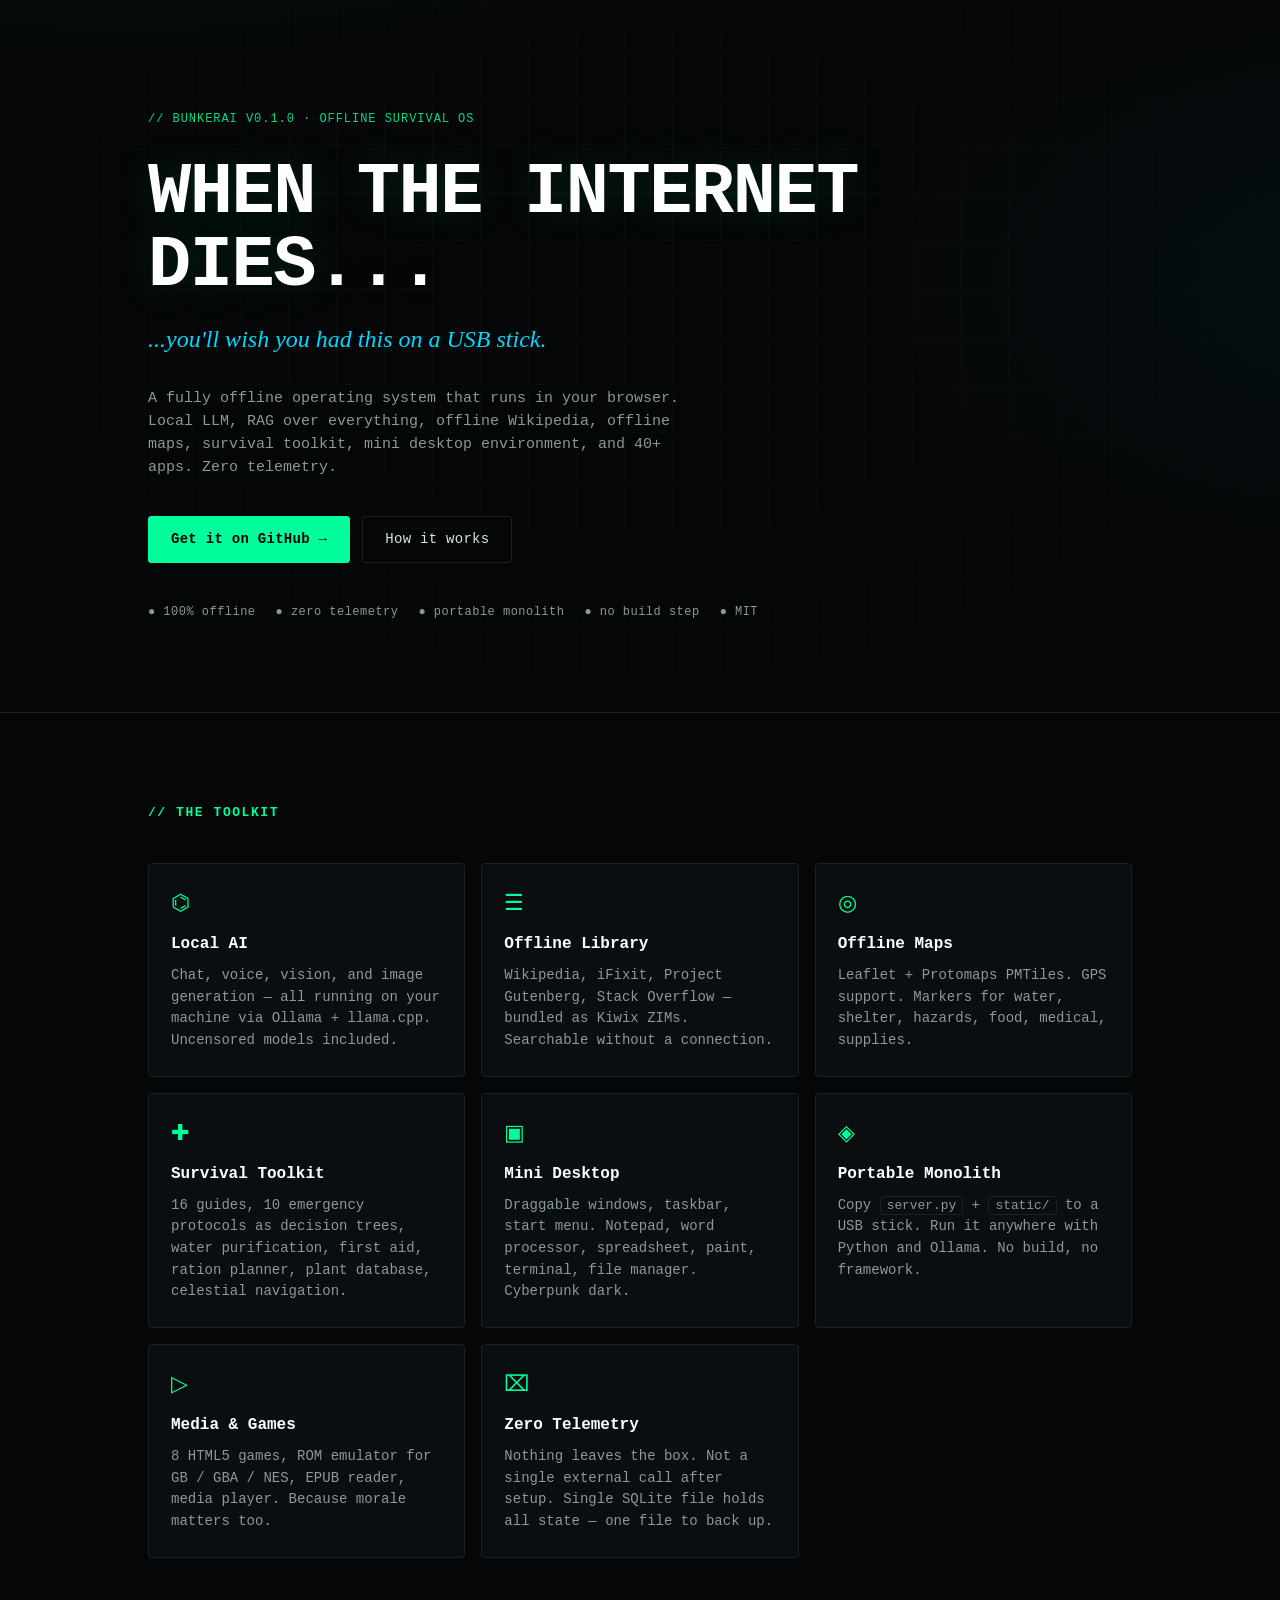
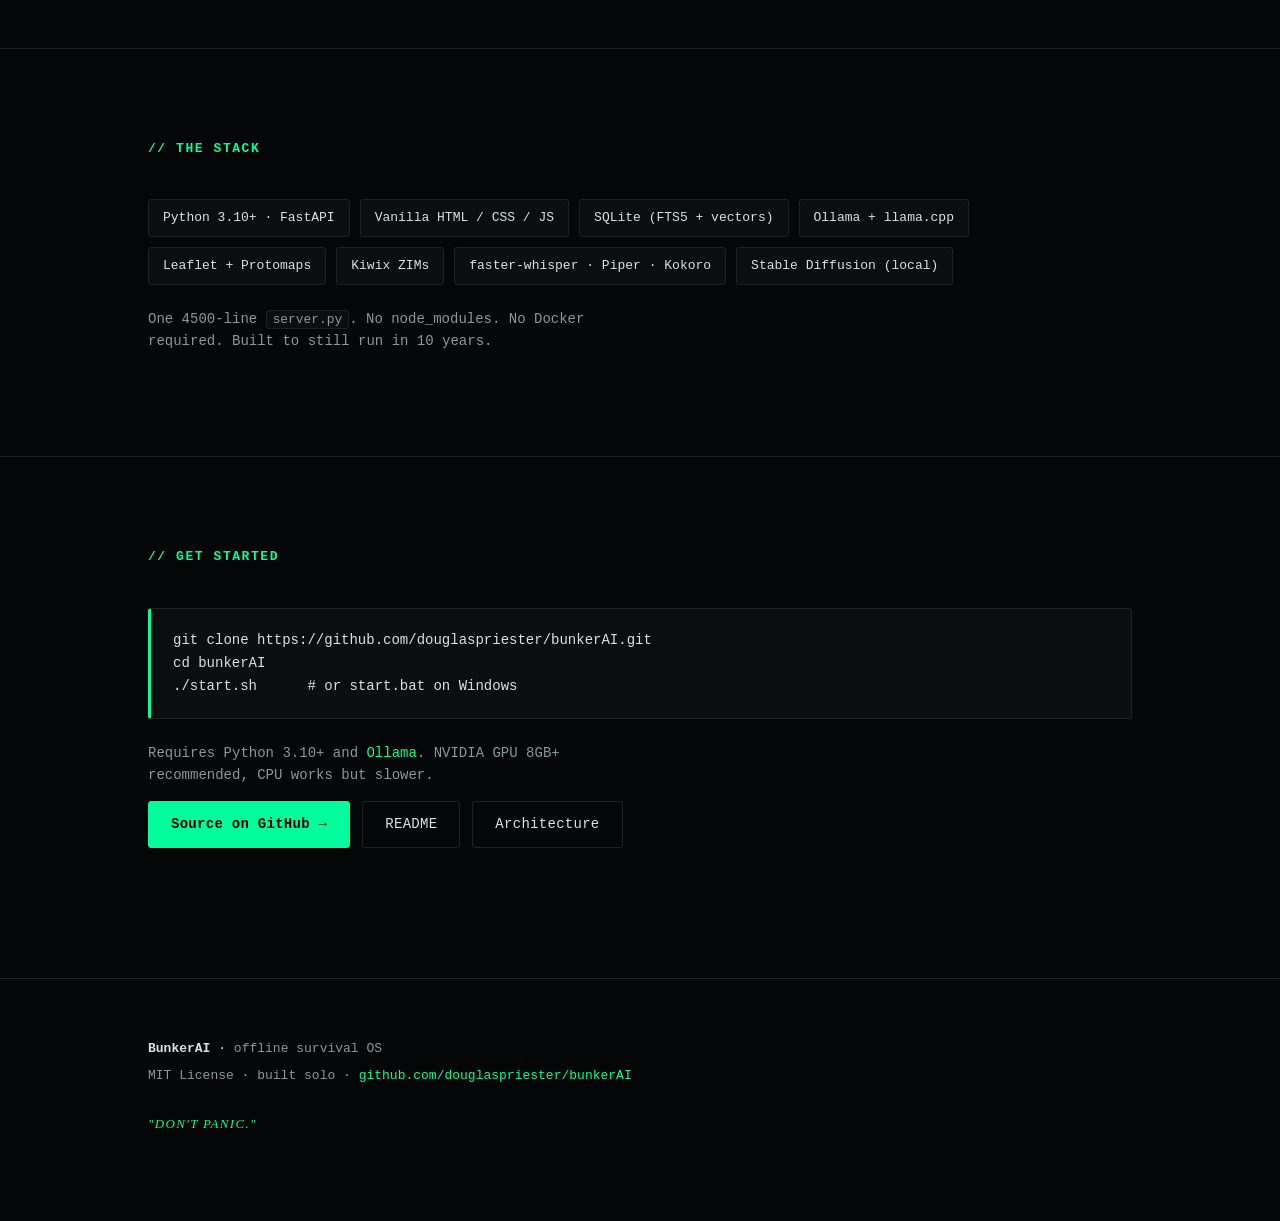
<file: docs/index.html>
<!doctype html>
<html lang="en">
<head>
<meta charset="utf-8">
<meta name="viewport" content="width=device-width,initial-scale=1">
<title>BunkerAI — Offline Survival OS</title>
<meta name="description" content="BunkerAI is an offline-first operating system that runs in your browser. Local LLM, RAG, offline Wikipedia, survival tools, and 40+ apps.">
<link rel="icon" type="image/svg+xml" href="data:image/svg+xml;utf8,<svg xmlns='http://www.w3.org/2000/svg' viewBox='0 0 32 32'><rect width='32' height='32' fill='%23000'/><text x='50%25' y='55%25' font-family='monospace' font-size='20' font-weight='900' fill='%2300ff9c' text-anchor='middle' dominant-baseline='middle'>B</text></svg>">
<link rel="stylesheet" href="style.css">
</head>
<body>

<header class="hero">
  <div class="wrap">
    <div class="tag">// BUNKERAI v0.1.0 · offline survival OS</div>
    <h1>WHEN THE INTERNET DIES...</h1>
    <p class="sub">...you'll wish you had this on a USB stick.</p>
    <p class="lede">A fully offline operating system that runs in your browser. Local LLM, RAG over everything, offline Wikipedia, offline maps, survival toolkit, mini desktop environment, and 40+ apps. Zero telemetry.</p>
    <div class="cta">
      <a class="btn primary" href="https://github.com/douglaspriester/bunkerAI">Get it on GitHub →</a>
      <a class="btn ghost" href="#stack">How it works</a>
    </div>
    <div class="mini">
      <span>●&nbsp;100% offline</span>
      <span>●&nbsp;zero telemetry</span>
      <span>●&nbsp;portable monolith</span>
      <span>●&nbsp;no build step</span>
      <span>●&nbsp;MIT</span>
    </div>
  </div>
</header>

<section class="features">
  <div class="wrap">
    <h2>// the toolkit</h2>
    <div class="grid">

      <article class="card">
        <div class="icon">⌬</div>
        <h3>Local AI</h3>
        <p>Chat, voice, vision, and image generation — all running on your machine via Ollama + llama.cpp. Uncensored models included.</p>
      </article>

      <article class="card">
        <div class="icon">☰</div>
        <h3>Offline Library</h3>
        <p>Wikipedia, iFixit, Project Gutenberg, Stack Overflow — bundled as Kiwix ZIMs. Searchable without a connection.</p>
      </article>

      <article class="card">
        <div class="icon">◎</div>
        <h3>Offline Maps</h3>
        <p>Leaflet + Protomaps PMTiles. GPS support. Markers for water, shelter, hazards, food, medical, supplies.</p>
      </article>

      <article class="card">
        <div class="icon">✚</div>
        <h3>Survival Toolkit</h3>
        <p>16 guides, 10 emergency protocols as decision trees, water purification, first aid, ration planner, plant database, celestial navigation.</p>
      </article>

      <article class="card">
        <div class="icon">▣</div>
        <h3>Mini Desktop</h3>
        <p>Draggable windows, taskbar, start menu. Notepad, word processor, spreadsheet, paint, terminal, file manager. Cyberpunk dark.</p>
      </article>

      <article class="card">
        <div class="icon">◈</div>
        <h3>Portable Monolith</h3>
        <p>Copy <code>server.py</code> + <code>static/</code> to a USB stick. Run it anywhere with Python and Ollama. No build, no framework.</p>
      </article>

      <article class="card">
        <div class="icon">▷</div>
        <h3>Media & Games</h3>
        <p>8 HTML5 games, ROM emulator for GB / GBA / NES, EPUB reader, media player. Because morale matters too.</p>
      </article>

      <article class="card">
        <div class="icon">⌧</div>
        <h3>Zero Telemetry</h3>
        <p>Nothing leaves the box. Not a single external call after setup. Single SQLite file holds all state — one file to back up.</p>
      </article>

    </div>
  </div>
</section>

<section id="stack" class="stack">
  <div class="wrap">
    <h2>// the stack</h2>
    <div class="stack-grid">
      <div class="pill">Python 3.10+ · FastAPI</div>
      <div class="pill">Vanilla HTML / CSS / JS</div>
      <div class="pill">SQLite (FTS5 + vectors)</div>
      <div class="pill">Ollama + llama.cpp</div>
      <div class="pill">Leaflet + Protomaps</div>
      <div class="pill">Kiwix ZIMs</div>
      <div class="pill">faster-whisper · Piper · Kokoro</div>
      <div class="pill">Stable Diffusion (local)</div>
    </div>
    <p class="note">One 4500-line <code>server.py</code>. No node_modules. No Docker required. Built to still run in 10 years.</p>
  </div>
</section>

<section class="start">
  <div class="wrap">
    <h2>// get started</h2>
    <pre><code>git clone https://github.com/douglaspriester/bunkerAI.git
cd bunkerAI
./start.sh      # or start.bat on Windows</code></pre>
    <p class="note">Requires Python 3.10+ and <a href="https://ollama.com">Ollama</a>. NVIDIA GPU 8GB+ recommended, CPU works but slower.</p>
    <div class="cta">
      <a class="btn primary" href="https://github.com/douglaspriester/bunkerAI">Source on GitHub →</a>
      <a class="btn ghost" href="https://github.com/douglaspriester/bunkerAI/blob/main/README.md">README</a>
      <a class="btn ghost" href="https://github.com/douglaspriester/bunkerAI/blob/main/ARCHITECTURE.md">Architecture</a>
    </div>
  </div>
</section>

<footer>
  <div class="wrap">
    <p><strong>BunkerAI</strong> · <span class="dim">offline survival OS</span></p>
    <p class="dim">MIT License · built solo · <a href="https://github.com/douglaspriester/bunkerAI">github.com/douglaspriester/bunkerAI</a></p>
    <p class="quote">"DON'T PANIC."</p>
  </div>
</footer>

</body>
</html>
</file>
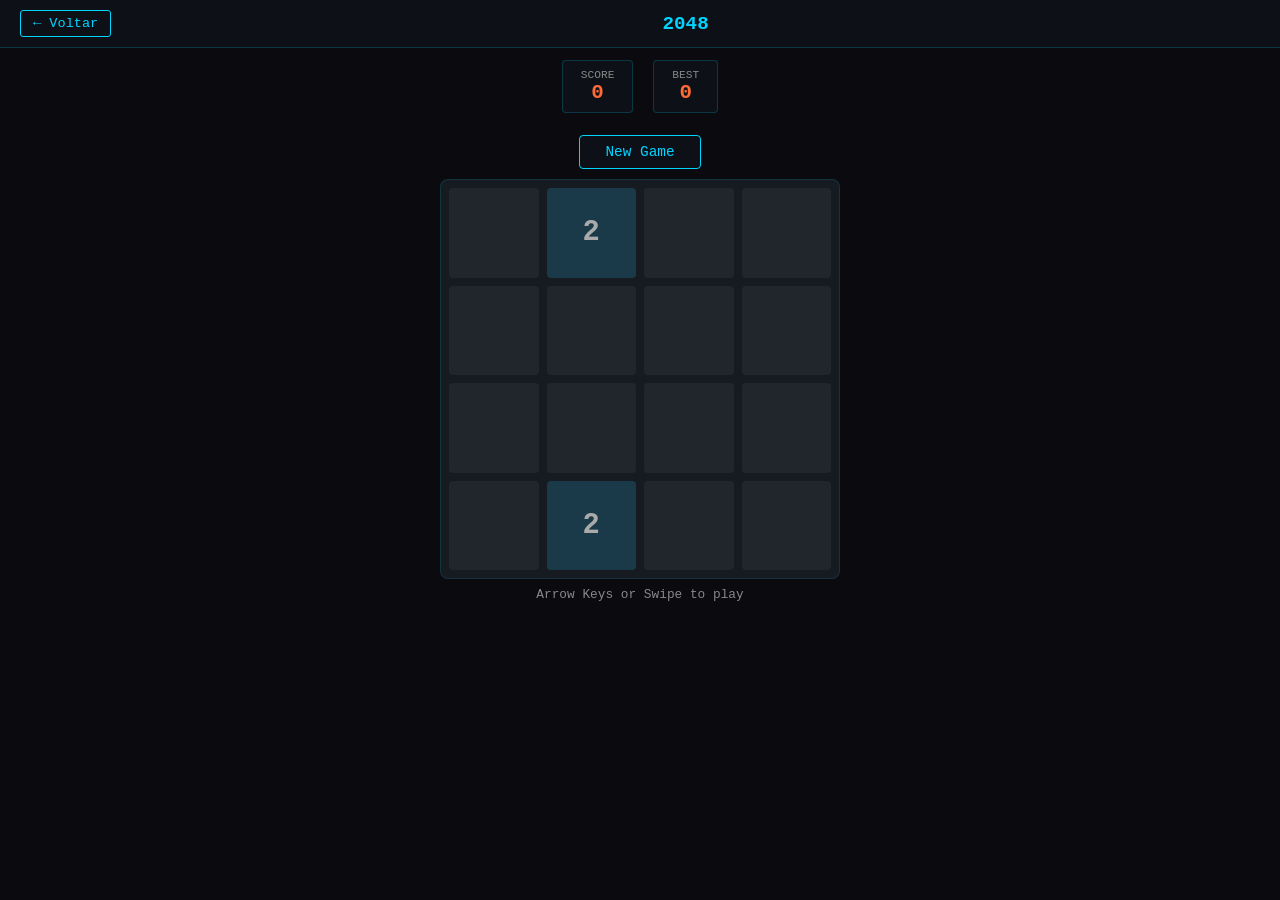
<file: data/games/2048.html>
<!DOCTYPE html>
<html lang="en">
<head>
<meta charset="UTF-8">
<meta name="viewport" content="width=device-width, initial-scale=1.0">
<title>2048 - Bunker AI</title>
<style>
* { margin: 0; padding: 0; box-sizing: border-box; }
body {
  background: #0a0a0f;
  color: #e0e0e0;
  font-family: 'Courier New', monospace;
  display: flex;
  flex-direction: column;
  align-items: center;
  min-height: 100vh;
}
.title-bar {
  width: 100%;
  display: flex;
  align-items: center;
  justify-content: space-between;
  padding: 10px 20px;
  background: #0d1117;
  border-bottom: 1px solid #00d4ff33;
}
.title-bar h1 { font-size: 1.2em; color: #00d4ff; }
.back-btn {
  background: none; border: 1px solid #00d4ff; color: #00d4ff;
  padding: 5px 12px; cursor: pointer; font-family: inherit;
  font-size: 0.85em; border-radius: 3px; transition: all 0.2s;
}
.back-btn:hover { background: #00d4ff22; box-shadow: 0 0 8px #00d4ff44; }
.score-bar {
  display: flex; gap: 20px; padding: 12px; flex-wrap: wrap; justify-content: center;
}
.score-box {
  background: #0d1117; border: 1px solid #00d4ff33;
  padding: 8px 18px; border-radius: 4px; text-align: center;
}
.score-box .label { font-size: 0.7em; color: #888; }
.score-box .val { font-size: 1.3em; color: #ff6b35; font-weight: bold; }
.board {
  display: grid;
  grid-template-columns: repeat(4, 1fr);
  gap: 8px;
  padding: 8px;
  background: #161b22;
  border-radius: 8px;
  border: 1px solid #00d4ff22;
  width: min(90vw, 400px);
  aspect-ratio: 1;
}
.tile {
  display: flex;
  align-items: center;
  justify-content: center;
  border-radius: 4px;
  font-weight: bold;
  font-size: clamp(1em, 4vw, 1.8em);
  transition: all 0.12s ease;
  aspect-ratio: 1;
}
.tile.empty { background: #21262d; }
.btn {
  background: #0d1117; border: 1px solid #00d4ff; color: #00d4ff;
  padding: 8px 25px; margin: 10px 5px; cursor: pointer;
  font-family: inherit; font-size: 0.9em; border-radius: 4px; transition: all 0.2s;
}
.btn:hover { background: #00d4ff22; box-shadow: 0 0 12px #00d4ff44; }
.controls { padding: 8px; font-size: 0.8em; color: #888; }
.overlay {
  position: fixed; top:0;left:0;right:0;bottom:0;
  background: #0a0a0fdd;
  display: flex; flex-direction: column; align-items: center; justify-content: center;
  z-index: 10;
}
.overlay.hidden { display: none; }
.overlay h2 { color: #00d4ff; font-size: 2em; margin-bottom: 10px; }
.overlay p { margin: 5px 0; }
.overlay .fval { color: #ff6b35; font-size: 1.5em; font-weight: bold; }
</style>
</head>
<body>
<div class="title-bar">
  <button class="back-btn" onclick="window.parent.postMessage('close-game','*');history.back();">&larr; Voltar</button>
  <h1>2048</h1>
  <div></div>
</div>
<div class="score-bar">
  <div class="score-box"><div class="label">SCORE</div><div class="val" id="score">0</div></div>
  <div class="score-box"><div class="label">BEST</div><div class="val" id="best">0</div></div>
</div>
<div>
  <button class="btn" onclick="newGame()">New Game</button>
</div>
<div class="board" id="board"></div>
<div class="controls">Arrow Keys or Swipe to play</div>

<div class="overlay hidden" id="winOverlay">
  <h2>YOU WIN!</h2>
  <p>You reached 2048!</p>
  <p>Score: <span class="fval" id="winScore">0</span></p>
  <button class="btn" onclick="continueGame()">Continue</button>
  <button class="btn" onclick="newGame()">New Game</button>
</div>
<div class="overlay hidden" id="loseOverlay">
  <h2>GAME OVER</h2>
  <p>Score: <span class="fval" id="loseScore">0</span></p>
  <button class="btn" onclick="newGame()">Try Again</button>
</div>

<script>
const SIZE = 4;
let grid, score, best, won, gameActive;
best = parseInt(localStorage.getItem('2048_best')||'0');

const TILE_COLORS = {
  0:'#21262d', 2:'#1a3a4a', 4:'#1a4a3a', 8:'#2a5a3a', 16:'#3a5a2a',
  32:'#5a4a1a', 64:'#6a3a1a', 128:'#00d4ff33', 256:'#00d4ff55',
  512:'#00d4ff77', 1024:'#00d4ff99', 2048:'#00d4ffcc',
  4096:'#ff6b3566', 8192:'#ff6b3599'
};
const TEXT_COLORS = {
  0:'transparent', 2:'#aaa', 4:'#bbb', 8:'#ddd', 16:'#eee',
  32:'#fff', 64:'#fff', 128:'#00d4ff', 256:'#00d4ff',
  512:'#00d4ff', 1024:'#00ffcc', 2048:'#00ffcc',
  4096:'#ff6b35', 8192:'#ff6b35'
};

function newGame() {
  document.getElementById('winOverlay').classList.add('hidden');
  document.getElementById('loseOverlay').classList.add('hidden');
  grid = Array.from({length:SIZE},()=>Array(SIZE).fill(0));
  score = 0; won = false; gameActive = true;
  addRandom(); addRandom();
  render();
}

function continueGame() {
  document.getElementById('winOverlay').classList.add('hidden');
  gameActive = true;
}

function addRandom() {
  const empty = [];
  for(let r=0;r<SIZE;r++) for(let c=0;c<SIZE;c++) if(grid[r][c]===0) empty.push({r,c});
  if(empty.length===0) return;
  const cell = empty[Math.floor(Math.random()*empty.length)];
  grid[cell.r][cell.c] = Math.random()<0.9 ? 2 : 4;
}

function slide(row) {
  let a = row.filter(v=>v!==0);
  let merged = false;
  for(let i=0;i<a.length-1;i++) {
    if(a[i]===a[i+1]) {
      a[i]*=2; score+=a[i]; a.splice(i+1,1);
      if(a[i]===2048 && !won) { won=true; }
      merged = true;
    }
  }
  while(a.length<SIZE) a.push(0);
  return a;
}

function move(dir) {
  if(!gameActive) return;
  const prev = JSON.stringify(grid);
  if(dir==='left') {
    for(let r=0;r<SIZE;r++) grid[r]=slide(grid[r]);
  } else if(dir==='right') {
    for(let r=0;r<SIZE;r++) grid[r]=slide(grid[r].reverse()).reverse();
  } else if(dir==='up') {
    for(let c=0;c<SIZE;c++) {
      let col=[]; for(let r=0;r<SIZE;r++) col.push(grid[r][c]);
      col=slide(col);
      for(let r=0;r<SIZE;r++) grid[r][c]=col[r];
    }
  } else if(dir==='down') {
    for(let c=0;c<SIZE;c++) {
      let col=[]; for(let r=0;r<SIZE;r++) col.push(grid[r][c]);
      col=slide(col.reverse()).reverse();
      for(let r=0;r<SIZE;r++) grid[r][c]=col[r];
    }
  }
  if(JSON.stringify(grid)!==prev) {
    addRandom();
    render();
    if(won && !document.getElementById('winOverlay').classList.contains('shown-once')) {
      gameActive = false;
      document.getElementById('winScore').textContent=score;
      document.getElementById('winOverlay').classList.remove('hidden');
      document.getElementById('winOverlay').classList.add('shown-once');
    }
    if(isGameOver()) {
      gameActive = false;
      document.getElementById('loseScore').textContent=score;
      document.getElementById('loseOverlay').classList.remove('hidden');
    }
  }
}

function isGameOver() {
  for(let r=0;r<SIZE;r++) for(let c=0;c<SIZE;c++) {
    if(grid[r][c]===0) return false;
    if(c<SIZE-1&&grid[r][c]===grid[r][c+1]) return false;
    if(r<SIZE-1&&grid[r][c]===grid[r+1][c]) return false;
  }
  return true;
}

function render() {
  if(score>best) { best=score; localStorage.setItem('2048_best',best); }
  document.getElementById('score').textContent=score;
  document.getElementById('best').textContent=best;
  const b = document.getElementById('board');
  b.innerHTML='';
  for(let r=0;r<SIZE;r++) for(let c=0;c<SIZE;c++) {
    const v=grid[r][c];
    const t=document.createElement('div');
    t.className='tile'+(v===0?' empty':'');
    t.style.background=TILE_COLORS[v]||'#ff6b35bb';
    t.style.color=TEXT_COLORS[v]||'#fff';
    if(v>=128) { t.style.boxShadow=`0 0 12px ${TILE_COLORS[v]}`; }
    if(v) t.textContent=v;
    if(v>=1024) t.style.fontSize='clamp(0.8em,3vw,1.4em)';
    b.appendChild(t);
  }
}

document.addEventListener('keydown', e => {
  switch(e.key) {
    case 'ArrowLeft': move('left'); e.preventDefault(); break;
    case 'ArrowRight': move('right'); e.preventDefault(); break;
    case 'ArrowUp': move('up'); e.preventDefault(); break;
    case 'ArrowDown': move('down'); e.preventDefault(); break;
  }
});

let tx,ty;
document.addEventListener('touchstart', e=>{ tx=e.touches[0].clientX; ty=e.touches[0].clientY; });
document.addEventListener('touchend', e=>{
  const dx=e.changedTouches[0].clientX-tx, dy=e.changedTouches[0].clientY-ty;
  if(Math.abs(dx)<20&&Math.abs(dy)<20) return;
  if(Math.abs(dx)>Math.abs(dy)) move(dx>0?'right':'left');
  else move(dy>0?'down':'up');
});

newGame();
</script>
</body>
</html>
</file>
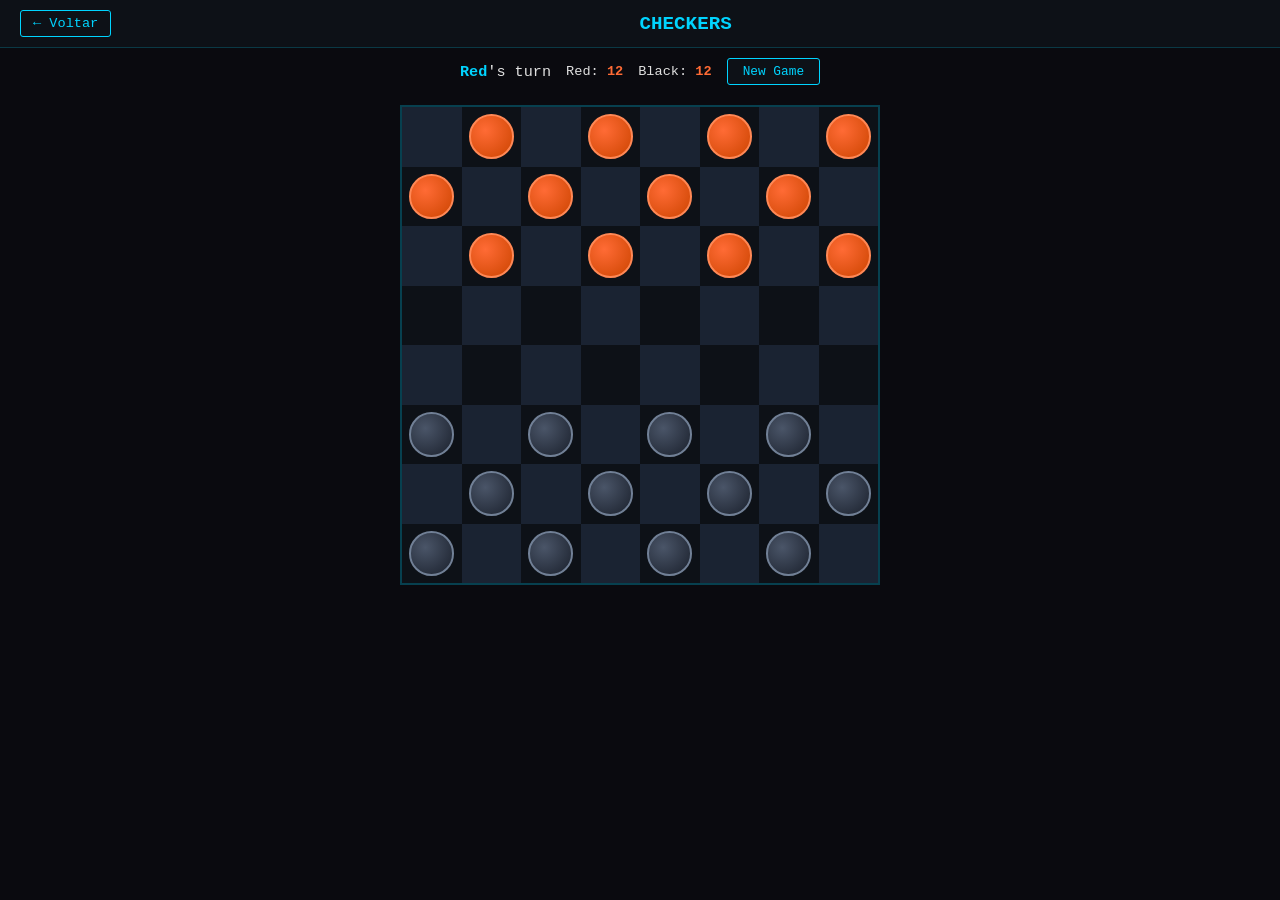
<file: data/games/checkers.html>
<!DOCTYPE html>
<html lang="en">
<head>
<meta charset="UTF-8">
<meta name="viewport" content="width=device-width, initial-scale=1.0">
<title>Checkers - Bunker AI</title>
<style>
* { margin: 0; padding: 0; box-sizing: border-box; }
body {
  background: #0a0a0f;
  color: #e0e0e0;
  font-family: 'Courier New', monospace;
  display: flex;
  flex-direction: column;
  align-items: center;
  min-height: 100vh;
}
.title-bar {
  width: 100%;
  display: flex; align-items: center; justify-content: space-between;
  padding: 10px 20px; background: #0d1117;
  border-bottom: 1px solid #00d4ff33;
}
.title-bar h1 { font-size: 1.2em; color: #00d4ff; }
.back-btn {
  background: none; border: 1px solid #00d4ff; color: #00d4ff;
  padding: 5px 12px; cursor: pointer; font-family: inherit;
  font-size: 0.85em; border-radius: 3px; transition: all 0.2s;
}
.back-btn:hover { background: #00d4ff22; }
.toolbar {
  display: flex; gap: 15px; padding: 10px; align-items: center; flex-wrap: wrap; justify-content: center;
}
.status { font-size: 0.95em; }
.status .turn { color: #00d4ff; font-weight: bold; }
.stat { font-size: 0.85em; }
.stat .val { color: #ff6b35; font-weight: bold; }
.btn {
  background: #0d1117; border: 1px solid #00d4ff; color: #00d4ff;
  padding: 5px 15px; cursor: pointer; font-family: inherit;
  font-size: 0.8em; border-radius: 3px; transition: all 0.2s;
}
.btn:hover { background: #00d4ff22; }
.board {
  display: grid; grid-template-columns: repeat(8, 1fr);
  border: 2px solid #00d4ff44;
  width: min(92vw, 480px); aspect-ratio: 1;
  margin: 10px;
}
.cell {
  aspect-ratio: 1;
  display: flex; align-items: center; justify-content: center;
  cursor: pointer;
  position: relative;
  transition: background 0.1s;
}
.cell.light { background: #1a2332; }
.cell.dark { background: #0d1117; }
.cell.selected { background: #00d4ff33 !important; }
.cell.valid-move::after {
  content: ''; position: absolute;
  width: 30%; height: 30%; border-radius: 50%;
  background: #00d4ff55;
}
.cell.valid-jump { background: #ff6b3522 !important; }
.cell.last-move { background: #00d4ff11 !important; }
.piece {
  width: 75%; height: 75%;
  border-radius: 50%;
  display: flex; align-items: center; justify-content: center;
  font-size: clamp(1em, 3.5vw, 1.8em);
  font-weight: bold;
  transition: transform 0.15s;
  position: relative;
}
.piece.red {
  background: radial-gradient(circle at 35% 35%, #ff6b35, #cc4400);
  border: 2px solid #ff8855;
  color: #fff;
}
.piece.black {
  background: radial-gradient(circle at 35% 35%, #4a5568, #1a202c);
  border: 2px solid #718096;
  color: #e0e0e0;
}
.piece.king::after {
  content: '\u265A';
  position: absolute;
  font-size: 0.7em;
  top: 50%; left: 50%;
  transform: translate(-50%, -50%);
}
.piece.red.king::after { color: #fff; text-shadow: 0 0 4px #000; }
.piece.black.king::after { color: #ffd700; text-shadow: 0 0 4px #000; }
.overlay {
  position: fixed; top:0;left:0;right:0;bottom:0; background: #0a0a0fdd;
  display: flex; flex-direction: column; align-items: center; justify-content: center; z-index: 10;
}
.overlay.hidden { display: none; }
.overlay h2 { color: #00d4ff; font-size: 2em; margin-bottom: 10px; }
.overlay p { margin: 5px 0; font-size: 1.1em; }
.overlay .btn { padding: 10px 30px; font-size: 1em; margin-top: 15px; }
.must-jump-msg {
  color: #ff6b35; font-size: 0.85em; font-weight: bold;
  padding: 4px 10px; background: #ff6b3511; border-radius: 3px;
}
.must-jump-msg.hidden { display: none; }
</style>
</head>
<body>
<div class="title-bar">
  <button class="back-btn" onclick="window.parent.postMessage('close-game','*');history.back();">&larr; Voltar</button>
  <h1>CHECKERS</h1>
  <div></div>
</div>
<div class="toolbar">
  <div class="status" id="status"><span class="turn">Red</span>'s turn</div>
  <div class="stat">Red: <span class="val" id="redCount">12</span></div>
  <div class="stat">Black: <span class="val" id="blackCount">12</span></div>
  <span class="must-jump-msg hidden" id="jumpMsg">Must jump!</span>
  <button class="btn" onclick="newGame()">New Game</button>
</div>
<div class="board" id="board"></div>

<div class="overlay hidden" id="endOverlay">
  <h2 id="endMsg"></h2>
  <button class="btn" onclick="newGame()">Play Again</button>
</div>

<script>
// Board: 0=empty, 'r'=red, 'b'=black, 'R'=red king, 'B'=black king
// Red starts at top (rows 0-2), moves down. Black at bottom (rows 5-7), moves up.

let board, turn, selected, validMoves, lastMove, gameOver, mustJump, chainPiece;

function isRed(p) { return p==='r'||p==='R'; }
function isBlack(p) { return p==='b'||p==='B'; }
function isKing(p) { return p==='R'||p==='B'; }
function isColor(p,c) { return c==='r'?isRed(p):isBlack(p); }
function enemyOf(c) { return c==='r'?'b':'r'; }

function newGame() {
  document.getElementById('endOverlay').classList.add('hidden');
  board = Array.from({length:8},()=>Array(8).fill(0));
  // place pieces
  for(let r=0;r<3;r++) for(let c=0;c<8;c++) {
    if((r+c)%2===1) board[r][c]='r';
  }
  for(let r=5;r<8;r++) for(let c=0;c<8;c++) {
    if((r+c)%2===1) board[r][c]='b';
  }
  turn='r'; selected=null; validMoves=[]; lastMove=null;
  gameOver=false; mustJump=false; chainPiece=null;
  render();
}

function getMovesForPiece(r,c) {
  const p=board[r][c];
  if(!p||!isColor(p,turn)) return {simple:[],jumps:[]};
  const dirs=[];
  if(isRed(p)||isKing(p)) dirs.push([1,-1],[1,1]); // red goes down
  if(isBlack(p)||isKing(p)) dirs.push([-1,-1],[-1,1]); // black goes up

  const simple=[], jumps=[];
  for(const [dr,dc] of dirs) {
    const nr=r+dr, nc=c+dc;
    if(nr<0||nr>7||nc<0||nc>7) continue;
    if(!board[nr][nc]) {
      simple.push({r:nr,c:nc});
    } else if(isColor(board[nr][nc],enemyOf(turn))) {
      const jr=nr+dr, jc=nc+dc;
      if(jr>=0&&jr<=7&&jc>=0&&jc<=7&&!board[jr][jc]) {
        jumps.push({r:jr,c:jc,captR:nr,captC:nc});
      }
    }
  }
  return {simple,jumps};
}

function getAllJumps() {
  const jumps=[];
  for(let r=0;r<8;r++) for(let c=0;c<8;c++) {
    if(isColor(board[r][c],turn)) {
      const m=getMovesForPiece(r,c);
      if(m.jumps.length>0) jumps.push({r,c,moves:m.jumps});
    }
  }
  return jumps;
}

function getValidMoves(r,c) {
  const m=getMovesForPiece(r,c);
  const allJumps=getAllJumps();
  // mandatory jump rule
  if(allJumps.length>0) {
    // must use a piece that can jump
    const myJumps=allJumps.find(j=>j.r===r&&j.c===c);
    return myJumps ? myJumps.moves.map(j=>({...j,isJump:true})) : [];
  }
  return m.simple.map(s=>({...s,isJump:false}));
}

function cellClick(r,c) {
  if(gameOver) return;

  // if we're in a chain jump, only that piece can move
  if(chainPiece) {
    if(r===chainPiece.r && c===chainPiece.c) {
      // re-select same piece
      selected={r,c};
      validMoves=getValidMoves(r,c);
      render(); return;
    }
    const vm=validMoves.find(m=>m.r===r&&m.c===c);
    if(vm) {
      executeMove(chainPiece.r,chainPiece.c,vm);
      return;
    }
    return; // ignore other clicks during chain
  }

  // check if clicking valid move destination
  if(selected) {
    const vm=validMoves.find(m=>m.r===r&&m.c===c);
    if(vm) {
      executeMove(selected.r,selected.c,vm);
      return;
    }
  }

  // select piece
  if(board[r][c] && isColor(board[r][c],turn)) {
    const moves=getValidMoves(r,c);
    if(moves.length>0||(getAllJumps().length===0)) {
      selected={r,c};
      validMoves=moves;
    } else {
      // this piece has no valid moves (must jump with another)
      selected=null; validMoves=[];
    }
  } else {
    selected=null; validMoves=[];
  }
  mustJump = getAllJumps().length>0;
  render();
}

function executeMove(fromR,fromC,move) {
  const piece=board[fromR][fromC];
  board[move.r][move.c]=piece;
  board[fromR][fromC]=0;
  lastMove={fromR,fromC,toR:move.r,toC:move.c};

  if(move.isJump) {
    board[move.captR][move.captC]=0;
  }

  // king promotion
  if(isRed(piece)&&!isKing(piece)&&move.r===7) board[move.r][move.c]='R';
  if(isBlack(piece)&&!isKing(piece)&&move.r===0) board[move.r][move.c]='B';

  // check chain jumps
  if(move.isJump) {
    const moreMoves=getMovesForPiece(move.r,move.c);
    if(moreMoves.jumps.length>0) {
      // chain jump
      chainPiece={r:move.r,c:move.c};
      selected={r:move.r,c:move.c};
      validMoves=moreMoves.jumps.map(j=>({...j,isJump:true}));
      mustJump=true;
      render();
      return;
    }
  }

  // end turn
  chainPiece=null;
  turn=enemyOf(turn);
  selected=null; validMoves=[];
  mustJump=getAllJumps().length>0;
  render();
  checkGameOver();
}

function checkGameOver() {
  let redCount=0, blackCount=0, canMove=false;
  for(let r=0;r<8;r++) for(let c=0;c<8;c++) {
    if(isRed(board[r][c])) redCount++;
    if(isBlack(board[r][c])) blackCount++;
    if(isColor(board[r][c],turn)) {
      const m=getMovesForPiece(r,c);
      if(m.simple.length>0||m.jumps.length>0) canMove=true;
    }
  }
  document.getElementById('redCount').textContent=redCount;
  document.getElementById('blackCount').textContent=blackCount;

  if(redCount===0) { endGame('Black wins!'); return; }
  if(blackCount===0) { endGame('Red wins!'); return; }
  if(!canMove) { endGame((turn==='r'?'Black':'Red')+' wins! (no moves)'); }
}

function endGame(msg) {
  gameOver=true;
  document.getElementById('endMsg').textContent=msg;
  document.getElementById('endOverlay').classList.remove('hidden');
}

function render() {
  const statusEl=document.getElementById('status');
  if(!gameOver) {
    statusEl.innerHTML=`<span class="turn">${turn==='r'?'Red':'Black'}</span>'s turn`;
  } else {
    statusEl.textContent='Game Over';
  }
  document.getElementById('jumpMsg').classList.toggle('hidden',!mustJump);

  const bEl=document.getElementById('board');
  bEl.innerHTML='';
  for(let r=0;r<8;r++) for(let c=0;c<8;c++) {
    const cell=document.createElement('div');
    cell.className='cell '+((r+c)%2===0?'light':'dark');
    if(selected&&selected.r===r&&selected.c===c) cell.classList.add('selected');
    const vm=validMoves.find(m=>m.r===r&&m.c===c);
    if(vm) cell.classList.add(vm.isJump?'valid-jump':'valid-move');
    if(lastMove&&((lastMove.fromR===r&&lastMove.fromC===c)||(lastMove.toR===r&&lastMove.toC===c))) cell.classList.add('last-move');

    if(board[r][c]) {
      const piece=document.createElement('div');
      piece.className='piece';
      if(isRed(board[r][c])) piece.classList.add('red');
      else piece.classList.add('black');
      if(isKing(board[r][c])) piece.classList.add('king');
      cell.appendChild(piece);
    }
    const rr=r,cc=c;
    cell.onclick=()=>cellClick(rr,cc);
    bEl.appendChild(cell);
  }

  // counts
  let rc=0,bc=0;
  for(let r=0;r<8;r++) for(let c=0;c<8;c++) { if(isRed(board[r][c]))rc++; if(isBlack(board[r][c]))bc++; }
  document.getElementById('redCount').textContent=rc;
  document.getElementById('blackCount').textContent=bc;
}

newGame();
</script>
</body>
</html>
</file>
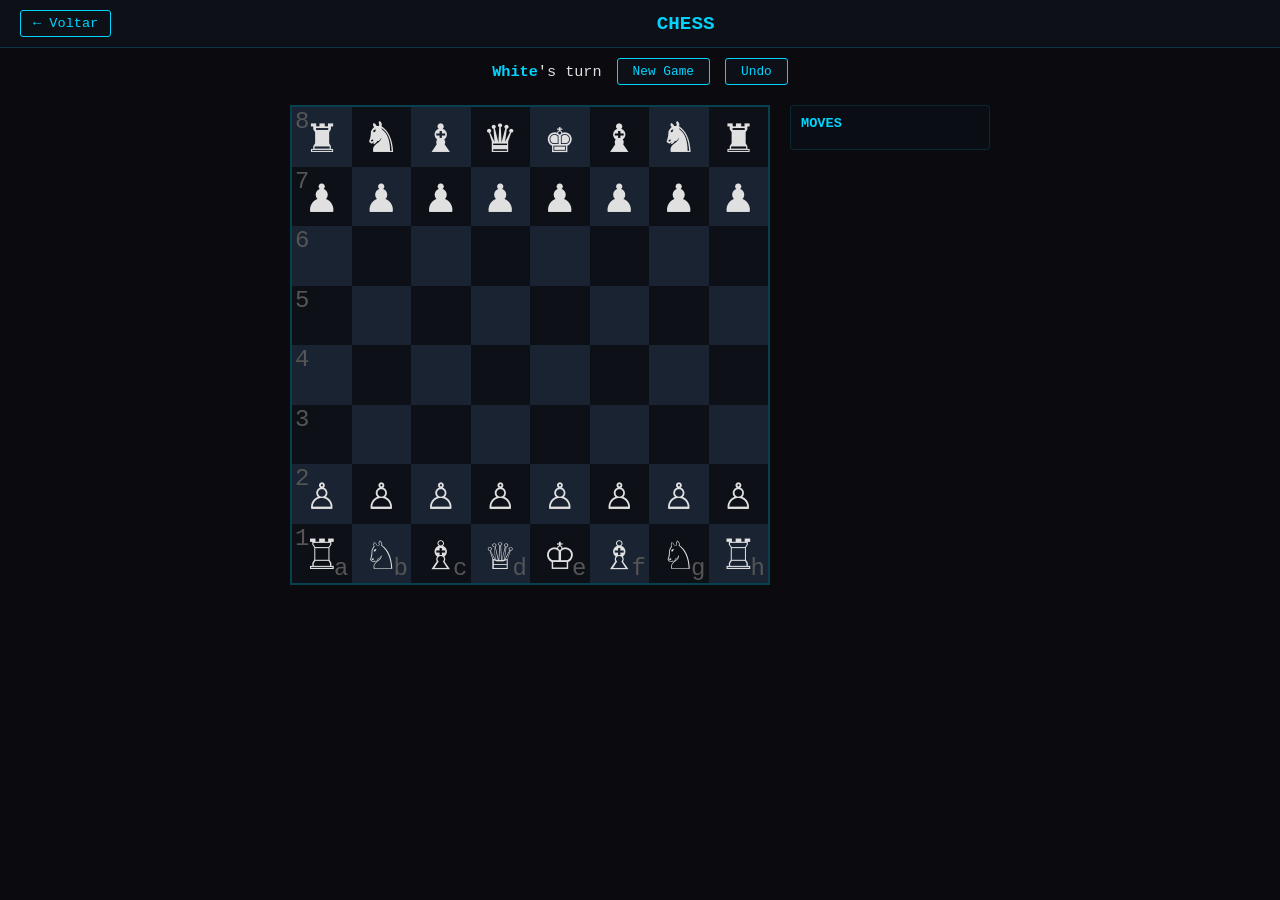
<file: data/games/chess.html>
<!DOCTYPE html>
<html lang="en">
<head>
<meta charset="UTF-8">
<meta name="viewport" content="width=device-width, initial-scale=1.0">
<title>Chess - Bunker AI</title>
<style>
* { margin: 0; padding: 0; box-sizing: border-box; }
body {
  background: #0a0a0f;
  color: #e0e0e0;
  font-family: 'Courier New', monospace;
  display: flex;
  flex-direction: column;
  align-items: center;
  min-height: 100vh;
}
.title-bar {
  width: 100%;
  display: flex; align-items: center; justify-content: space-between;
  padding: 10px 20px; background: #0d1117;
  border-bottom: 1px solid #00d4ff33;
}
.title-bar h1 { font-size: 1.2em; color: #00d4ff; }
.back-btn {
  background: none; border: 1px solid #00d4ff; color: #00d4ff;
  padding: 5px 12px; cursor: pointer; font-family: inherit;
  font-size: 0.85em; border-radius: 3px; transition: all 0.2s;
}
.back-btn:hover { background: #00d4ff22; }
.toolbar {
  display: flex; gap: 15px; padding: 10px; align-items: center; flex-wrap: wrap; justify-content: center;
}
.status { font-size: 0.95em; }
.status .turn { color: #00d4ff; font-weight: bold; }
.status .check { color: #ff3d00; font-weight: bold; }
.btn {
  background: #0d1117; border: 1px solid #00d4ff; color: #00d4ff;
  padding: 5px 15px; cursor: pointer; font-family: inherit;
  font-size: 0.8em; border-radius: 3px; transition: all 0.2s;
}
.btn:hover { background: #00d4ff22; }
.game-layout {
  display: flex; gap: 20px; padding: 10px; flex-wrap: wrap; justify-content: center; align-items: flex-start;
}
.board {
  display: grid; grid-template-columns: repeat(8, 1fr);
  border: 2px solid #00d4ff44;
  width: min(90vw, 480px); aspect-ratio: 1;
}
.cell {
  aspect-ratio: 1;
  display: flex; align-items: center; justify-content: center;
  font-size: clamp(1.5em, 5vw, 3em);
  cursor: pointer;
  position: relative;
  transition: background 0.1s;
}
.cell.light { background: #1a2332; }
.cell.dark { background: #0d1117; }
.cell.selected { background: #00d4ff33 !important; }
.cell.valid-move::after {
  content: ''; position: absolute;
  width: 30%; height: 30%; border-radius: 50%;
  background: #00d4ff44;
}
.cell.valid-capture { background: #ff3d0022 !important; }
.cell.last-move { background: #00d4ff11 !important; }
.cell.check-cell { background: #ff3d0033 !important; }
.move-history {
  background: #0d111788; border: 1px solid #00d4ff22;
  padding: 10px; border-radius: 4px;
  width: 200px; max-height: 400px; overflow-y: auto;
}
.move-history h3 { color: #00d4ff; font-size: 0.85em; margin-bottom: 8px; }
.move-list { font-size: 0.75em; line-height: 1.8; }
.move-list .move-num { color: #888; }
.move-list .white-move { color: #e0e0e0; }
.move-list .black-move { color: #aaa; }
.overlay {
  position: fixed; top:0;left:0;right:0;bottom:0; background: #0a0a0fdd;
  display: flex; flex-direction: column; align-items: center; justify-content: center; z-index: 10;
}
.overlay.hidden { display: none; }
.overlay h2 { color: #00d4ff; font-size: 2em; margin-bottom: 10px; }
.overlay .btn { padding: 10px 30px; font-size: 1em; margin-top: 10px; }
.promo-overlay {
  position: fixed; top:0;left:0;right:0;bottom:0; background: #0a0a0fdd;
  display: flex; flex-direction: column; align-items: center; justify-content: center; z-index: 15;
}
.promo-overlay.hidden { display: none; }
.promo-overlay h3 { color: #00d4ff; margin-bottom: 15px; }
.promo-choices { display: flex; gap: 10px; }
.promo-btn {
  width: 60px; height: 60px; font-size: 2em;
  background: #0d1117; border: 1px solid #00d4ff; color: #e0e0e0;
  border-radius: 6px; cursor: pointer; transition: all 0.2s;
}
.promo-btn:hover { background: #00d4ff22; }
.coords { position: absolute; font-size: 0.5em; color: #555; }
.coords.file { bottom: 1px; right: 3px; }
.coords.rank { top: 1px; left: 3px; }
</style>
</head>
<body>
<div class="title-bar">
  <button class="back-btn" onclick="window.parent.postMessage('close-game','*');history.back();">&larr; Voltar</button>
  <h1>CHESS</h1>
  <div></div>
</div>
<div class="toolbar">
  <div class="status" id="status"><span class="turn">White</span>'s turn</div>
  <button class="btn" onclick="newGame()">New Game</button>
  <button class="btn" onclick="undoMove()">Undo</button>
</div>
<div class="game-layout">
  <div class="board" id="board"></div>
  <div class="move-history">
    <h3>MOVES</h3>
    <div class="move-list" id="moveList"></div>
  </div>
</div>

<div class="overlay hidden" id="endOverlay">
  <h2 id="endMsg"></h2>
  <button class="btn" onclick="newGame()">New Game</button>
</div>

<div class="promo-overlay hidden" id="promoOverlay">
  <h3>Promote pawn to:</h3>
  <div class="promo-choices" id="promoChoices"></div>
</div>

<script>
const PIECES = { K:'\u2654',Q:'\u2655',R:'\u2656',B:'\u2657',N:'\u2658',P:'\u2659',
                 k:'\u265A',q:'\u265B',r:'\u265C',b:'\u265D',n:'\u265E',p:'\u265F' };
const INIT = [
  ['r','n','b','q','k','b','n','r'],
  ['p','p','p','p','p','p','p','p'],
  [0,0,0,0,0,0,0,0],[0,0,0,0,0,0,0,0],
  [0,0,0,0,0,0,0,0],[0,0,0,0,0,0,0,0],
  ['P','P','P','P','P','P','P','P'],
  ['R','N','B','Q','K','B','N','R']
];
const FILES='abcdefgh';

let board, turn, selected, validMoves, moveHistory, stateHistory;
let castleRights, enPassant, lastMove, inCheck, gameOver;
let pendingPromo;

function isWhite(p) { return p && p===p.toUpperCase(); }
function isBlack(p) { return p && p===p.toLowerCase(); }
function isColor(p,color) { return color==='w' ? isWhite(p) : isBlack(p); }
function enemyColor(c) { return c==='w'?'b':'w'; }
function pieceType(p) { return p ? p.toUpperCase() : null; }

function copyBoard(b) { return b.map(r=>[...r]); }

function newGame() {
  document.getElementById('endOverlay').classList.add('hidden');
  document.getElementById('promoOverlay').classList.add('hidden');
  board = INIT.map(r=>[...r]);
  turn = 'w'; selected = null; validMoves = [];
  moveHistory = []; stateHistory = [];
  castleRights = { wK:true,wQ:true,bK:true,bQ:true };
  enPassant = null; lastMove = null; inCheck = false; gameOver = false;
  pendingPromo = null;
  render();
}

function findKing(b, color) {
  const k = color==='w'?'K':'k';
  for(let r=0;r<8;r++) for(let c=0;c<8;c++) if(b[r][c]===k) return {r,c};
  return null;
}

function isAttacked(b, r, c, byColor) {
  // Check all pieces of byColor attacking (r,c)
  for(let sr=0;sr<8;sr++) for(let sc=0;sc<8;sc++) {
    const p = b[sr][sc];
    if(!p || !isColor(p,byColor)) continue;
    const t = pieceType(p);
    const dr=r-sr, dc=c-sc;
    const adr=Math.abs(dr), adc=Math.abs(dc);
    if(t==='P') {
      const dir = byColor==='w'?-1:1;
      if(dr===dir && adc===1) return true;
    }
    if(t==='N') { if((adr===2&&adc===1)||(adr===1&&adc===2)) return true; }
    if(t==='K') { if(adr<=1&&adc<=1) return true; }
    if(t==='R'||t==='Q') {
      if(dr===0||dc===0) { if(pathClear(b,sr,sc,r,c)) return true; }
    }
    if(t==='B'||t==='Q') {
      if(adr===adc&&adr>0) { if(pathClear(b,sr,sc,r,c)) return true; }
    }
  }
  return false;
}

function pathClear(b,sr,sc,er,ec) {
  const dr=Math.sign(er-sr), dc=Math.sign(ec-sc);
  let r=sr+dr, c=sc+dc;
  while(r!==er||c!==ec) { if(b[r][c]) return false; r+=dr; c+=dc; }
  return true;
}

function isInCheck(b, color) {
  const k = findKing(b, color);
  if(!k) return false;
  return isAttacked(b, k.r, k.c, enemyColor(color));
}

function getLegalMoves(r, c) {
  const p = board[r][c];
  if(!p || !isColor(p,turn)) return [];
  const moves = getRawMoves(board, r, c, turn);
  // filter out moves that leave king in check
  return moves.filter(m => {
    const nb = copyBoard(board);
    nb[m.r][m.c] = nb[r][c];
    nb[r][c] = 0;
    // en passant capture
    if(m.ep) nb[m.epR][m.epC] = 0;
    // castling rook move
    if(m.castle) { nb[m.rookDr][m.rookDc] = nb[m.rookSr][m.rookSc]; nb[m.rookSr][m.rookSc]=0; }
    return !isInCheck(nb, turn);
  });
}

function getRawMoves(b, r, c, color) {
  const p = b[r][c];
  const t = pieceType(p);
  const moves = [];
  const enemy = enemyColor(color);

  function add(nr, nc, extra) {
    if(nr<0||nr>7||nc<0||nc>7) return false;
    if(isColor(b[nr][nc],color)) return false;
    moves.push({r:nr,c:nc,capture:!!b[nr][nc]||!!(extra&&extra.ep),...extra});
    return !b[nr][nc]; // can continue sliding if empty
  }

  function slide(dirs) {
    for(const [dr,dc] of dirs) {
      for(let i=1;i<8;i++) { if(!add(r+dr*i,c+dc*i)) break; }
    }
  }

  if(t==='P') {
    const dir = color==='w'?-1:1;
    const startRow = color==='w'?6:1;
    // forward
    if(!b[r+dir]?.[c]) {
      add(r+dir,c,{promo:(r+dir===0||r+dir===7)});
      if(r===startRow && !b[r+dir*2][c]) add(r+dir*2,c);
    }
    // captures
    for(const dc of [-1,1]) {
      const nr=r+dir, nc=c+dc;
      if(nc<0||nc>7) continue;
      if(isColor(b[nr]?.[nc],enemy)) add(nr,nc,{capture:true,promo:(nr===0||nr===7)});
      // en passant
      if(enPassant && enPassant.r===nr && enPassant.c===nc) {
        add(nr,nc,{ep:true,epR:r,epC:nc});
      }
    }
  }
  if(t==='N') { for(const [dr,dc] of [[-2,-1],[-2,1],[-1,-2],[-1,2],[1,-2],[1,2],[2,-1],[2,1]]) add(r+dr,c+dc); }
  if(t==='B'||t==='Q') slide([[-1,-1],[-1,1],[1,-1],[1,1]]);
  if(t==='R'||t==='Q') slide([[-1,0],[1,0],[0,-1],[0,1]]);
  if(t==='K') {
    for(const [dr,dc] of [[-1,-1],[-1,0],[-1,1],[0,-1],[0,1],[1,-1],[1,0],[1,1]]) add(r+dr,c+dc);
    // castling
    const row = color==='w'?7:0;
    const ck = color==='w'?'wK':'bK', cq = color==='w'?'wQ':'bQ';
    if(r===row && c===4) {
      if(castleRights[ck] && !b[row][5] && !b[row][6] && pieceType(b[row][7])==='R' && isColor(b[row][7],color)) {
        if(!isAttacked(b,row,4,enemy)&&!isAttacked(b,row,5,enemy)&&!isAttacked(b,row,6,enemy)) {
          moves.push({r:row,c:6,castle:true,rookSr:row,rookSc:7,rookDr:row,rookDc:5});
        }
      }
      if(castleRights[cq] && !b[row][3] && !b[row][2] && !b[row][1] && pieceType(b[row][0])==='R' && isColor(b[row][0],color)) {
        if(!isAttacked(b,row,4,enemy)&&!isAttacked(b,row,3,enemy)&&!isAttacked(b,row,2,enemy)) {
          moves.push({r:row,c:2,castle:true,rookSr:row,rookSc:0,rookDr:row,rookDc:3});
        }
      }
    }
  }
  return moves;
}

function hasLegalMoves(color) {
  for(let r=0;r<8;r++) for(let c=0;c<8;c++) {
    if(isColor(board[r][c],color) && getLegalMoves(r,c).length>0) return true;
  }
  return false;
}

function makeMove(fromR,fromC,toR,toC,move) {
  stateHistory.push({
    board:copyBoard(board), turn, castleRights:{...castleRights},
    enPassant:enPassant?{...enPassant}:null, lastMove:lastMove?{...lastMove}:null
  });

  const piece = board[fromR][fromC];
  const t = pieceType(piece);
  let notation = '';

  // build notation
  if(move.castle) {
    notation = toC===6?'O-O':'O-O-O';
  } else {
    if(t!=='P') notation += t;
    if(move.capture||move.ep) {
      if(t==='P') notation += FILES[fromC];
      notation += 'x';
    }
    notation += FILES[toC]+(8-toR);
  }

  // do the move
  board[toR][toC] = piece;
  board[fromR][fromC] = 0;

  if(move.ep) board[move.epR][move.epC] = 0;
  if(move.castle) { board[move.rookDr][move.rookDc]=board[move.rookSr][move.rookSc]; board[move.rookSr][move.rookSc]=0; }

  // en passant setup
  enPassant = null;
  if(t==='P' && Math.abs(toR-fromR)===2) {
    enPassant = { r:(fromR+toR)/2, c:fromC };
  }

  // castle rights
  if(t==='K') {
    if(turn==='w') { castleRights.wK=false; castleRights.wQ=false; }
    else { castleRights.bK=false; castleRights.bQ=false; }
  }
  if(t==='R') {
    if(fromR===7&&fromC===7) castleRights.wK=false;
    if(fromR===7&&fromC===0) castleRights.wQ=false;
    if(fromR===0&&fromC===7) castleRights.bK=false;
    if(fromR===0&&fromC===0) castleRights.bQ=false;
  }
  // if rook captured
  if(toR===0&&toC===7) castleRights.bK=false;
  if(toR===0&&toC===0) castleRights.bQ=false;
  if(toR===7&&toC===7) castleRights.wK=false;
  if(toR===7&&toC===0) castleRights.wQ=false;

  lastMove = {fromR,fromC,toR,toC};
  turn = enemyColor(turn);

  // check for check/checkmate/stalemate
  inCheck = isInCheck(board, turn);
  const hasLegal = hasLegalMoves(turn);

  if(inCheck) notation += hasLegal ? '+' : '#';

  moveHistory.push(notation);

  if(!hasLegal) {
    gameOver = true;
    if(inCheck) {
      showEnd((turn==='w'?'Black':'White')+' wins by checkmate!');
    } else {
      showEnd('Stalemate - Draw!');
    }
  }
}

function handlePromotion(fromR,fromC,toR,toC,move) {
  pendingPromo = {fromR,fromC,toR,toC,move};
  const choices = document.getElementById('promoChoices');
  choices.innerHTML='';
  const pieces = turn==='w'?['Q','R','B','N']:['q','r','b','n'];
  pieces.forEach(p=>{
    const btn=document.createElement('button');
    btn.className='promo-btn';
    btn.textContent=PIECES[p];
    btn.onclick=()=>completePromotion(p);
    choices.appendChild(btn);
  });
  document.getElementById('promoOverlay').classList.remove('hidden');
}

function completePromotion(promoPiece) {
  document.getElementById('promoOverlay').classList.add('hidden');
  const {fromR,fromC,toR,toC,move} = pendingPromo;
  makeMove(fromR,fromC,toR,toC,move);
  board[toR][toC] = promoPiece;
  // fix notation
  moveHistory[moveHistory.length-1] += '='+promoPiece.toUpperCase();
  pendingPromo=null;
  selected=null; validMoves=[];
  render();
}

function cellClick(r,c) {
  if(gameOver) return;
  // check if clicking a valid move destination
  const vm = validMoves.find(m=>m.r===r&&m.c===c);
  if(vm && selected) {
    if(vm.promo) {
      handlePromotion(selected.r, selected.c, r, c, vm);
      return;
    }
    makeMove(selected.r, selected.c, r, c, vm);
    selected=null; validMoves=[];
    render(); return;
  }
  // select a piece
  if(board[r][c] && isColor(board[r][c],turn)) {
    selected={r,c};
    validMoves=getLegalMoves(r,c);
  } else {
    selected=null; validMoves=[];
  }
  render();
}

function undoMove() {
  if(stateHistory.length===0||gameOver) return;
  const st = stateHistory.pop();
  board=st.board; turn=st.turn; castleRights=st.castleRights;
  enPassant=st.enPassant; lastMove=st.lastMove;
  moveHistory.pop();
  selected=null; validMoves=[];
  inCheck = isInCheck(board, turn);
  render();
}

function showEnd(msg) {
  document.getElementById('endMsg').textContent=msg;
  document.getElementById('endOverlay').classList.remove('hidden');
}

function render() {
  // status
  const statusEl = document.getElementById('status');
  if(gameOver) {
    statusEl.innerHTML='Game Over';
  } else {
    let html = `<span class="turn">${turn==='w'?'White':'Black'}</span>'s turn`;
    if(inCheck) html += ' <span class="check">CHECK!</span>';
    statusEl.innerHTML = html;
  }

  // board
  const bEl = document.getElementById('board');
  bEl.innerHTML='';
  const kingPos = findKing(board, turn);
  for(let r=0;r<8;r++) for(let c=0;c<8;c++) {
    const cell=document.createElement('div');
    cell.className='cell '+((r+c)%2===0?'light':'dark');
    if(selected&&selected.r===r&&selected.c===c) cell.classList.add('selected');
    const vm=validMoves.find(m=>m.r===r&&m.c===c);
    if(vm) cell.classList.add(vm.capture||vm.ep?'valid-capture':'valid-move');
    if(lastMove&&((lastMove.fromR===r&&lastMove.fromC===c)||(lastMove.toR===r&&lastMove.toC===c))) cell.classList.add('last-move');
    if(inCheck&&kingPos&&kingPos.r===r&&kingPos.c===c) cell.classList.add('check-cell');
    if(board[r][c]) cell.textContent=PIECES[board[r][c]];
    // coords
    if(c===0) { const sp=document.createElement('span'); sp.className='coords rank'; sp.textContent=8-r; cell.appendChild(sp); }
    if(r===7) { const sp=document.createElement('span'); sp.className='coords file'; sp.textContent=FILES[c]; cell.appendChild(sp); }
    const rr=r,cc=c;
    cell.onclick=()=>cellClick(rr,cc);
    bEl.appendChild(cell);
  }

  // move list
  const ml=document.getElementById('moveList');
  ml.innerHTML='';
  for(let i=0;i<moveHistory.length;i+=2) {
    const num=Math.floor(i/2)+1;
    let html=`<span class="move-num">${num}.</span> <span class="white-move">${moveHistory[i]}</span>`;
    if(moveHistory[i+1]) html+=` <span class="black-move">${moveHistory[i+1]}</span>`;
    ml.innerHTML+=html+'<br>';
  }
  ml.scrollTop=ml.scrollHeight;
}

newGame();
</script>
</body>
</html>
</file>
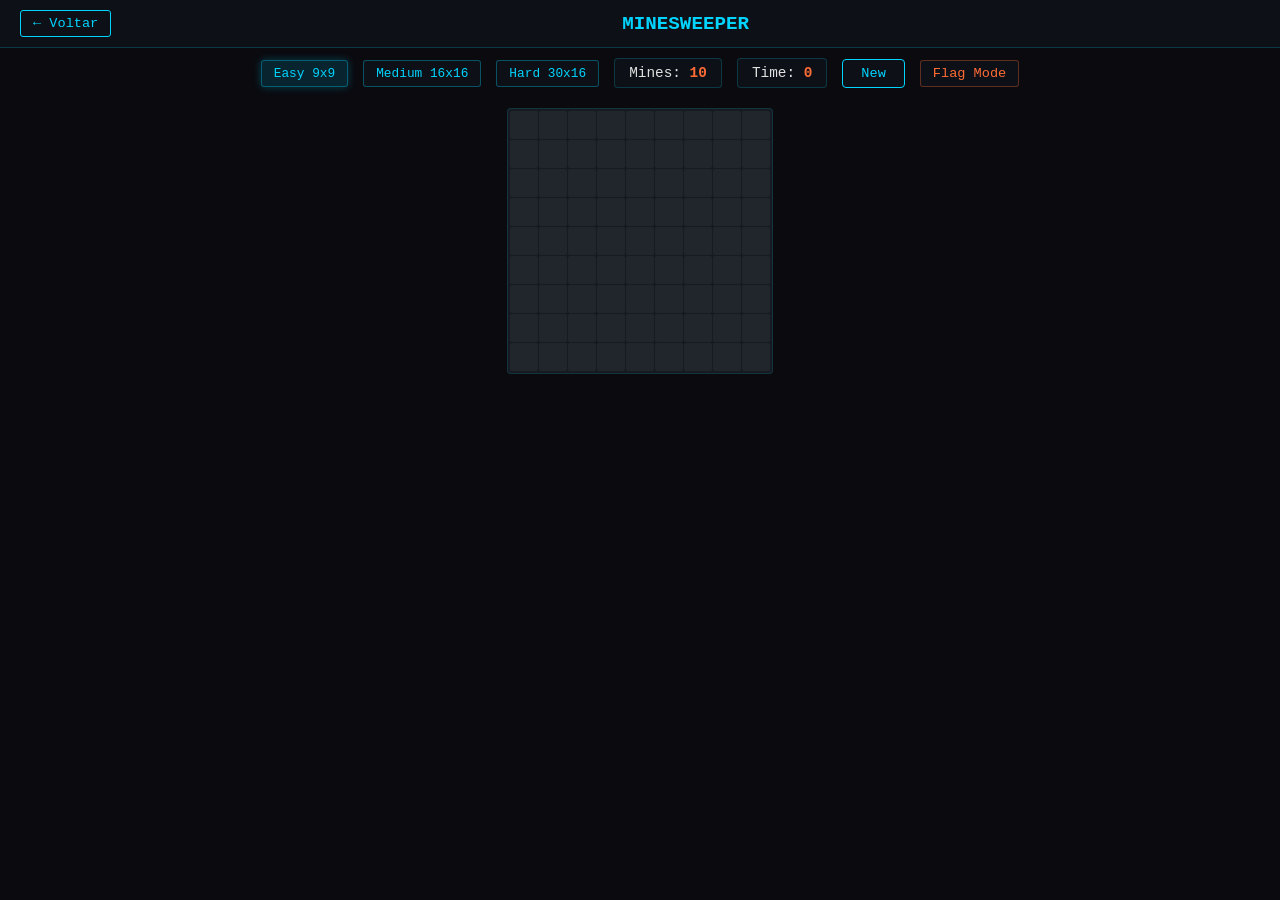
<file: data/games/minesweeper.html>
<!DOCTYPE html>
<html lang="en">
<head>
<meta charset="UTF-8">
<meta name="viewport" content="width=device-width, initial-scale=1.0">
<title>Minesweeper - Bunker AI</title>
<style>
* { margin: 0; padding: 0; box-sizing: border-box; }
body {
  background: #0a0a0f;
  color: #e0e0e0;
  font-family: 'Courier New', monospace;
  display: flex;
  flex-direction: column;
  align-items: center;
  min-height: 100vh;
}
.title-bar {
  width: 100%;
  display: flex;
  align-items: center;
  justify-content: space-between;
  padding: 10px 20px;
  background: #0d1117;
  border-bottom: 1px solid #00d4ff33;
}
.title-bar h1 { font-size: 1.2em; color: #00d4ff; }
.back-btn {
  background: none; border: 1px solid #00d4ff; color: #00d4ff;
  padding: 5px 12px; cursor: pointer; font-family: inherit;
  font-size: 0.85em; border-radius: 3px; transition: all 0.2s;
}
.back-btn:hover { background: #00d4ff22; box-shadow: 0 0 8px #00d4ff44; }
.toolbar {
  display: flex; gap: 15px; padding: 10px; align-items: center; flex-wrap: wrap; justify-content: center;
}
.stat-box {
  background: #0d1117; border: 1px solid #00d4ff33;
  padding: 6px 14px; border-radius: 4px; font-size: 0.9em;
}
.stat-box .val { color: #ff6b35; font-weight: bold; }
.diff-btn {
  background: #0d1117; border: 1px solid #00d4ff55; color: #00d4ff;
  padding: 5px 12px; cursor: pointer; font-family: inherit;
  font-size: 0.8em; border-radius: 3px; transition: all 0.2s;
}
.diff-btn:hover, .diff-btn.active { background: #00d4ff22; box-shadow: 0 0 8px #00d4ff44; }
.btn {
  background: #0d1117; border: 1px solid #00d4ff; color: #00d4ff;
  padding: 6px 18px; cursor: pointer; font-family: inherit;
  font-size: 0.85em; border-radius: 4px; transition: all 0.2s;
}
.btn:hover { background: #00d4ff22; }
.flag-toggle {
  background: #0d1117; border: 1px solid #ff6b3555; color: #ff6b35;
  padding: 5px 12px; cursor: pointer; font-family: inherit;
  font-size: 0.85em; border-radius: 3px; transition: all 0.2s;
}
.flag-toggle.active { background: #ff6b3522; box-shadow: 0 0 8px #ff6b3544; }
.board-wrap { padding: 10px; overflow: auto; max-width: 100vw; }
.board {
  display: inline-grid;
  gap: 1px;
  background: #161b22;
  border: 1px solid #00d4ff22;
  padding: 2px;
  border-radius: 4px;
}
.cell {
  width: 28px; height: 28px;
  display: flex; align-items: center; justify-content: center;
  font-size: 0.8em; font-weight: bold;
  cursor: pointer;
  border-radius: 2px;
  transition: background 0.1s;
  user-select: none;
  -webkit-user-select: none;
}
.cell.hidden { background: #21262d; }
.cell.hidden:hover { background: #2d333b; }
.cell.revealed { background: #0d1117; }
.cell.mine { background: #ff3d0033; }
.cell.flagged { background: #21262d; }
.n1 { color: #00d4ff; } .n2 { color: #00c853; } .n3 { color: #ff6b35; }
.n4 { color: #a855f7; } .n5 { color: #ff3d00; } .n6 { color: #00bcd4; }
.n7 { color: #e0e0e0; } .n8 { color: #888; }
.overlay {
  position: fixed; top:0;left:0;right:0;bottom:0;
  background: #0a0a0fdd;
  display: flex; flex-direction: column; align-items: center; justify-content: center;
  z-index: 10;
}
.overlay.hidden { display: none; }
.overlay h2 { font-size: 2em; margin-bottom: 10px; }
.overlay .win { color: #00d4ff; }
.overlay .lose { color: #ff3d00; }
.overlay p { margin: 5px 0; }
.overlay .val { color: #ff6b35; font-weight: bold; }
</style>
</head>
<body>
<div class="title-bar">
  <button class="back-btn" onclick="window.parent.postMessage('close-game','*');history.back();">&larr; Voltar</button>
  <h1>MINESWEEPER</h1>
  <div></div>
</div>
<div class="toolbar">
  <button class="diff-btn active" id="dEasy" onclick="setDiff(0)">Easy 9x9</button>
  <button class="diff-btn" id="dMed" onclick="setDiff(1)">Medium 16x16</button>
  <button class="diff-btn" id="dHard" onclick="setDiff(2)">Hard 30x16</button>
  <div class="stat-box">Mines: <span class="val" id="mineCount">0</span></div>
  <div class="stat-box">Time: <span class="val" id="timer">0</span></div>
  <button class="btn" onclick="newGame()">New</button>
  <button class="flag-toggle" id="flagBtn" onclick="toggleFlag()">Flag Mode</button>
</div>
<div class="board-wrap">
  <div class="board" id="board"></div>
</div>

<div class="overlay hidden" id="endOverlay">
  <h2 id="endTitle"></h2>
  <p>Time: <span class="val" id="endTime">0</span>s</p>
  <button class="btn" onclick="newGame()" style="margin-top:15px;padding:10px 30px;font-size:1em;">Play Again</button>
</div>

<script>
const DIFFS = [
  {rows:9, cols:9, mines:10},
  {rows:16, cols:16, mines:40},
  {rows:16, cols:30, mines:99}
];
let diff = 0, rows, cols, mines, grid, revealed, flagged, gameOver, firstClick, timerInterval, seconds, flagMode;

function setDiff(d) {
  diff = d;
  document.querySelectorAll('.diff-btn').forEach((b,i)=>b.classList.toggle('active',i===d));
  newGame();
}

function newGame() {
  document.getElementById('endOverlay').classList.add('hidden');
  const d = DIFFS[diff];
  rows=d.rows; cols=d.cols; mines=d.mines;
  grid = Array.from({length:rows},()=>Array(cols).fill(0));
  revealed = Array.from({length:rows},()=>Array(cols).fill(false));
  flagged = Array.from({length:rows},()=>Array(cols).fill(false));
  gameOver=false; firstClick=true; seconds=0; flagMode=false;
  document.getElementById('flagBtn').classList.remove('active');
  clearInterval(timerInterval);
  document.getElementById('timer').textContent='0';
  updateMineCount();
  renderBoard();
}

function placeMines(safeR, safeC) {
  let placed = 0;
  while(placed < mines) {
    const r=Math.floor(Math.random()*rows), c=Math.floor(Math.random()*cols);
    if(grid[r][c]===-1) continue;
    if(Math.abs(r-safeR)<=1 && Math.abs(c-safeC)<=1) continue;
    grid[r][c]=-1; placed++;
  }
  for(let r=0;r<rows;r++) for(let c=0;c<cols;c++) {
    if(grid[r][c]===-1) continue;
    let count=0;
    for(let dr=-1;dr<=1;dr++) for(let dc=-1;dc<=1;dc++) {
      const nr=r+dr,nc=c+dc;
      if(nr>=0&&nr<rows&&nc>=0&&nc<cols&&grid[nr][nc]===-1) count++;
    }
    grid[r][c]=count;
  }
}

function toggleFlag() {
  flagMode=!flagMode;
  document.getElementById('flagBtn').classList.toggle('active',flagMode);
}

function cellClick(r,c) {
  if(gameOver||revealed[r][c]) return;
  if(flagMode) { flagCell(r,c); return; }
  if(flagged[r][c]) return;
  if(firstClick) {
    firstClick=false;
    placeMines(r,c);
    timerInterval=setInterval(()=>{seconds++;document.getElementById('timer').textContent=seconds;},1000);
  }
  if(grid[r][c]===-1) {
    // hit mine
    revealAll();
    endGame(false);
    return;
  }
  reveal(r,c);
  checkWin();
  renderBoard();
}

function flagCell(r,c) {
  if(revealed[r][c]) return;
  flagged[r][c]=!flagged[r][c];
  updateMineCount();
  renderBoard();
}

function reveal(r,c) {
  if(r<0||r>=rows||c<0||c>=cols||revealed[r][c]||flagged[r][c]) return;
  revealed[r][c]=true;
  if(grid[r][c]===0) {
    for(let dr=-1;dr<=1;dr++) for(let dc=-1;dc<=1;dc++) reveal(r+dr,c+dc);
  }
}

function revealAll() {
  for(let r=0;r<rows;r++) for(let c=0;c<cols;c++) revealed[r][c]=true;
}

function checkWin() {
  let unrevealed = 0;
  for(let r=0;r<rows;r++) for(let c=0;c<cols;c++) if(!revealed[r][c]) unrevealed++;
  if(unrevealed===mines) {
    endGame(true);
  }
}

function endGame(win) {
  gameOver=true;
  clearInterval(timerInterval);
  const title = document.getElementById('endTitle');
  title.textContent = win ? 'YOU WIN!' : 'BOOM!';
  title.className = win ? 'win' : 'lose';
  document.getElementById('endTime').textContent = seconds;
  renderBoard();
  setTimeout(()=>document.getElementById('endOverlay').classList.remove('hidden'), 500);
}

function updateMineCount() {
  let flags=0;
  for(let r=0;r<rows;r++) for(let c=0;c<cols;c++) if(flagged[r][c]) flags++;
  document.getElementById('mineCount').textContent = mines-flags;
}

function renderBoard() {
  const b = document.getElementById('board');
  b.style.gridTemplateColumns = `repeat(${cols}, 28px)`;
  b.innerHTML='';
  for(let r=0;r<rows;r++) for(let c=0;c<cols;c++) {
    const cell = document.createElement('div');
    cell.className = 'cell';
    if(revealed[r][c]) {
      cell.classList.add('revealed');
      if(grid[r][c]===-1) {
        cell.classList.add('mine');
        cell.textContent = '\u{1F4A3}';
      } else if(grid[r][c]>0) {
        cell.textContent = grid[r][c];
        cell.classList.add('n'+grid[r][c]);
      }
    } else {
      cell.classList.add('hidden');
      if(flagged[r][c]) {
        cell.classList.add('flagged');
        cell.textContent = '\u{1F6A9}';
      }
    }
    const rr=r, cc=c;
    cell.addEventListener('click', ()=>cellClick(rr,cc));
    cell.addEventListener('contextmenu', e=>{e.preventDefault(); if(!gameOver) flagCell(rr,cc); renderBoard();});
    // long press for mobile flag
    let pressTimer;
    cell.addEventListener('touchstart', e=>{
      pressTimer=setTimeout(()=>{flagCell(rr,cc);renderBoard();},400);
    });
    cell.addEventListener('touchend', ()=>clearTimeout(pressTimer));
    cell.addEventListener('touchmove', ()=>clearTimeout(pressTimer));
    b.appendChild(cell);
  }
}

newGame();
</script>
</body>
</html>
</file>
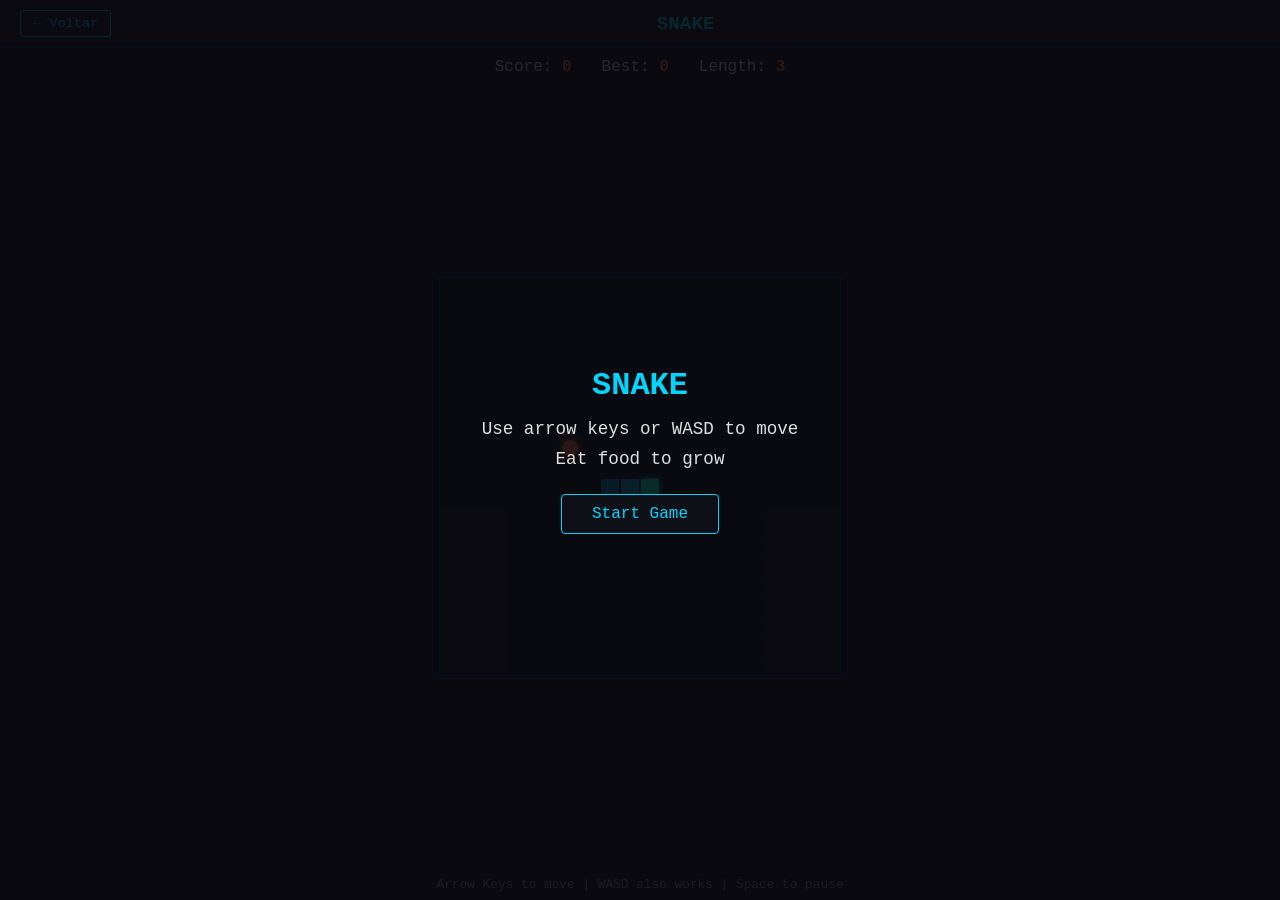
<file: data/games/snake.html>
<!DOCTYPE html>
<html lang="en">
<head>
<meta charset="UTF-8">
<meta name="viewport" content="width=device-width, initial-scale=1.0">
<title>Snake - Bunker AI</title>
<style>
* { margin: 0; padding: 0; box-sizing: border-box; }
body {
  background: #0a0a0f;
  color: #e0e0e0;
  font-family: 'Courier New', monospace;
  display: flex;
  flex-direction: column;
  align-items: center;
  min-height: 100vh;
  overflow: hidden;
}
.title-bar {
  width: 100%;
  display: flex;
  align-items: center;
  justify-content: space-between;
  padding: 10px 20px;
  background: #0d1117;
  border-bottom: 1px solid #00d4ff33;
}
.title-bar h1 { font-size: 1.2em; color: #00d4ff; }
.back-btn {
  background: none;
  border: 1px solid #00d4ff;
  color: #00d4ff;
  padding: 5px 12px;
  cursor: pointer;
  font-family: inherit;
  font-size: 0.85em;
  border-radius: 3px;
  transition: all 0.2s;
}
.back-btn:hover { background: #00d4ff22; box-shadow: 0 0 8px #00d4ff44; }
.score-bar {
  display: flex;
  gap: 30px;
  padding: 10px;
  font-size: 1em;
}
.score-bar span { color: #00d4ff; }
.score-bar .val { color: #ff6b35; font-weight: bold; }
.game-area {
  flex: 1;
  display: flex;
  align-items: center;
  justify-content: center;
  padding: 10px;
}
canvas {
  border: 1px solid #00d4ff44;
  background: #0d1117;
  image-rendering: pixelated;
}
.overlay {
  position: fixed;
  top: 0; left: 0; right: 0; bottom: 0;
  background: #0a0a0fdd;
  display: flex;
  flex-direction: column;
  align-items: center;
  justify-content: center;
  z-index: 10;
}
.overlay.hidden { display: none; }
.overlay h2 { color: #00d4ff; font-size: 2em; margin-bottom: 10px; }
.overlay p { margin: 5px 0; font-size: 1.1em; }
.overlay .final-score { color: #ff6b35; font-size: 1.5em; font-weight: bold; }
.btn {
  background: #0d1117;
  border: 1px solid #00d4ff;
  color: #00d4ff;
  padding: 10px 30px;
  margin-top: 20px;
  cursor: pointer;
  font-family: inherit;
  font-size: 1em;
  border-radius: 4px;
  transition: all 0.2s;
}
.btn:hover { background: #00d4ff22; box-shadow: 0 0 12px #00d4ff44; }
.controls-info {
  padding: 8px;
  font-size: 0.8em;
  color: #888;
  text-align: center;
}
.mobile-controls {
  display: none;
  gap: 5px;
  padding: 10px;
}
.d-btn {
  width: 60px; height: 60px;
  background: #0d1117;
  border: 1px solid #00d4ff55;
  color: #00d4ff;
  font-size: 1.5em;
  border-radius: 6px;
  cursor: pointer;
  display: flex;
  align-items: center;
  justify-content: center;
}
.d-btn:active { background: #00d4ff33; }
.d-pad { display: grid; grid-template-columns: 60px 60px 60px; grid-template-rows: 60px 60px 60px; gap: 4px; }
.d-pad .empty { visibility: hidden; }
@media (max-width: 600px) {
  .mobile-controls { display: flex; justify-content: center; }
}
</style>
</head>
<body>
<div class="title-bar">
  <button class="back-btn" onclick="window.parent.postMessage('close-game','*');history.back();">&larr; Voltar</button>
  <h1>SNAKE</h1>
  <div></div>
</div>
<div class="score-bar">
  <div>Score: <span class="val" id="score">0</span></div>
  <div>Best: <span class="val" id="best">0</span></div>
  <div>Length: <span class="val" id="length">3</span></div>
</div>
<div class="game-area">
  <canvas id="c"></canvas>
</div>
<div class="controls-info">Arrow Keys to move | WASD also works | Space to pause</div>
<div class="mobile-controls">
  <div class="d-pad">
    <div class="empty"></div>
    <button class="d-btn" ontouchstart="setDir(0,-1)">&#9650;</button>
    <div class="empty"></div>
    <button class="d-btn" ontouchstart="setDir(-1,0)">&#9664;</button>
    <div class="empty"></div>
    <button class="d-btn" ontouchstart="setDir(1,0)">&#9654;</button>
    <div class="empty"></div>
    <button class="d-btn" ontouchstart="setDir(0,1)">&#9660;</button>
    <div class="empty"></div>
  </div>
</div>

<div class="overlay" id="startOverlay">
  <h2>SNAKE</h2>
  <p>Use arrow keys or WASD to move</p>
  <p>Eat food to grow</p>
  <button class="btn" id="startBtn">Start Game</button>
</div>

<div class="overlay hidden" id="gameOverOverlay">
  <h2>GAME OVER</h2>
  <p>Score: <span class="final-score" id="finalScore">0</span></p>
  <button class="btn" id="restartBtn">Play Again</button>
</div>

<script>
const canvas = document.getElementById('c');
const ctx = canvas.getContext('2d');
const COLS = 20, ROWS = 20, CELL = 20;
canvas.width = COLS * CELL;
canvas.height = ROWS * CELL;

let snake, dir, nextDir, food, score, best, gameLoop, paused, running;
best = parseInt(localStorage.getItem('snake_best') || '0');
document.getElementById('best').textContent = best;

function init() {
  snake = [{x:10,y:10},{x:9,y:10},{x:8,y:10}];
  dir = {x:1,y:0};
  nextDir = {x:1,y:0};
  score = 0;
  paused = false;
  running = true;
  placeFood();
  updateUI();
}

function placeFood() {
  let free = [];
  for(let x=0;x<COLS;x++) for(let y=0;y<ROWS;y++) {
    if(!snake.some(s=>s.x===x&&s.y===y)) free.push({x,y});
  }
  food = free[Math.floor(Math.random()*free.length)];
}

function setDir(dx,dy) {
  if(dir.x===-dx && dir.y===-dy) return;
  if(dir.x===dx && dir.y===dy) return;
  nextDir = {x:dx,y:dy};
}

function step() {
  if(paused||!running) return;
  dir = nextDir;
  const head = {x:snake[0].x+dir.x, y:snake[0].y+dir.y};
  if(head.x<0||head.x>=COLS||head.y<0||head.y>=ROWS||snake.some(s=>s.x===head.x&&s.y===head.y)) {
    gameOver(); return;
  }
  snake.unshift(head);
  if(head.x===food.x&&head.y===food.y) {
    score += 10;
    placeFood();
  } else {
    snake.pop();
  }
  updateUI();
  draw();
}

function draw() {
  ctx.fillStyle = '#0d1117';
  ctx.fillRect(0,0,canvas.width,canvas.height);
  // Grid lines
  ctx.strokeStyle = '#ffffff08';
  ctx.lineWidth = 0.5;
  for(let x=0;x<=COLS;x++) { ctx.beginPath(); ctx.moveTo(x*CELL,0); ctx.lineTo(x*CELL,ROWS*CELL); ctx.stroke(); }
  for(let y=0;y<=ROWS;y++) { ctx.beginPath(); ctx.moveTo(0,y*CELL); ctx.lineTo(COLS*CELL,y*CELL); ctx.stroke(); }
  // Food
  ctx.fillStyle = '#ff6b35';
  ctx.shadowColor = '#ff6b35';
  ctx.shadowBlur = 8;
  ctx.beginPath();
  ctx.arc(food.x*CELL+CELL/2, food.y*CELL+CELL/2, CELL/2-2, 0, Math.PI*2);
  ctx.fill();
  ctx.shadowBlur = 0;
  // Snake
  snake.forEach((s,i) => {
    const t = i/snake.length;
    ctx.fillStyle = i===0 ? '#00ffcc' : `rgba(0,212,255,${1-t*0.6})`;
    if(i===0) { ctx.shadowColor='#00d4ff'; ctx.shadowBlur=6; }
    ctx.fillRect(s.x*CELL+1, s.y*CELL+1, CELL-2, CELL-2);
    ctx.shadowBlur=0;
  });
}

function updateUI() {
  document.getElementById('score').textContent = score;
  document.getElementById('length').textContent = snake.length;
}

function gameOver() {
  running = false;
  clearInterval(gameLoop);
  if(score > best) { best = score; localStorage.setItem('snake_best', best); document.getElementById('best').textContent = best; }
  document.getElementById('finalScore').textContent = score;
  document.getElementById('gameOverOverlay').classList.remove('hidden');
}

function startGame() {
  document.getElementById('startOverlay').classList.add('hidden');
  document.getElementById('gameOverOverlay').classList.add('hidden');
  init();
  draw();
  gameLoop = setInterval(step, 120);
}

document.getElementById('startBtn').onclick = startGame;
document.getElementById('restartBtn').onclick = startGame;

document.addEventListener('keydown', e => {
  switch(e.key) {
    case 'ArrowUp': case 'w': case 'W': setDir(0,-1); e.preventDefault(); break;
    case 'ArrowDown': case 's': case 'S': setDir(0,1); e.preventDefault(); break;
    case 'ArrowLeft': case 'a': case 'A': setDir(-1,0); e.preventDefault(); break;
    case 'ArrowRight': case 'd': case 'D': setDir(1,0); e.preventDefault(); break;
    case ' ': paused = !paused; e.preventDefault(); break;
  }
});

// Touch swipe
let tx,ty;
canvas.addEventListener('touchstart', e => { tx=e.touches[0].clientX; ty=e.touches[0].clientY; e.preventDefault(); });
canvas.addEventListener('touchend', e => {
  const dx=e.changedTouches[0].clientX-tx, dy=e.changedTouches[0].clientY-ty;
  if(Math.abs(dx)>Math.abs(dy)) setDir(dx>0?1:-1,0); else setDir(0,dy>0?1:-1);
  e.preventDefault();
});

// Initial draw
init(); draw();
</script>
</body>
</html>
</file>
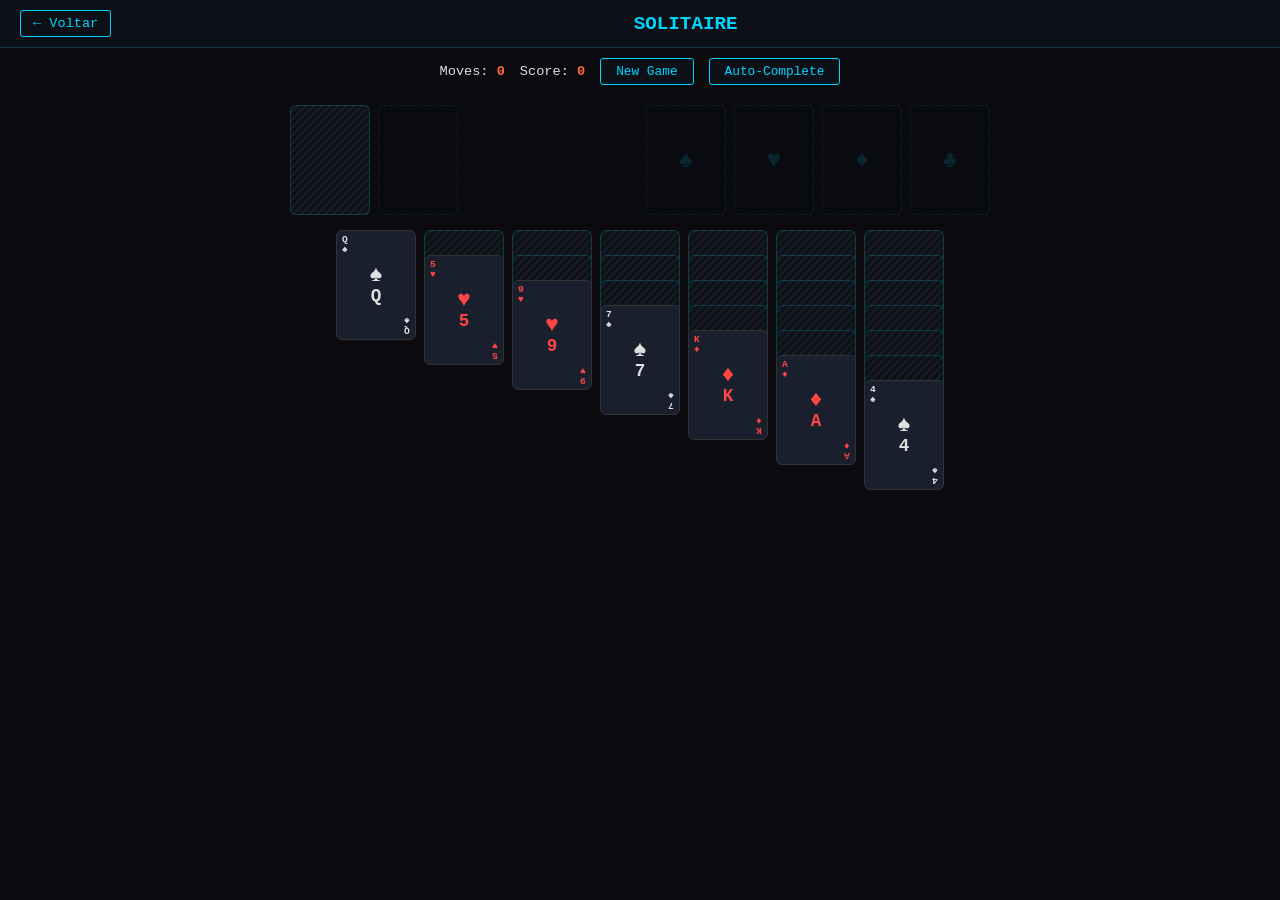
<file: data/games/solitaire.html>
<!DOCTYPE html>
<html lang="en">
<head>
<meta charset="UTF-8">
<meta name="viewport" content="width=device-width, initial-scale=1.0">
<title>Solitaire - Bunker AI</title>
<style>
* { margin: 0; padding: 0; box-sizing: border-box; }
body {
  background: #0a0a0f;
  color: #e0e0e0;
  font-family: 'Courier New', monospace;
  display: flex;
  flex-direction: column;
  align-items: center;
  min-height: 100vh;
  overflow-x: hidden;
}
.title-bar {
  width: 100%;
  display: flex; align-items: center; justify-content: space-between;
  padding: 10px 20px; background: #0d1117;
  border-bottom: 1px solid #00d4ff33;
}
.title-bar h1 { font-size: 1.2em; color: #00d4ff; }
.back-btn {
  background: none; border: 1px solid #00d4ff; color: #00d4ff;
  padding: 5px 12px; cursor: pointer; font-family: inherit;
  font-size: 0.85em; border-radius: 3px; transition: all 0.2s;
}
.back-btn:hover { background: #00d4ff22; }
.toolbar {
  display: flex; gap: 15px; padding: 10px; align-items: center; flex-wrap: wrap; justify-content: center;
}
.stat { font-size: 0.85em; }
.stat .val { color: #ff6b35; font-weight: bold; }
.btn {
  background: #0d1117; border: 1px solid #00d4ff; color: #00d4ff;
  padding: 5px 15px; cursor: pointer; font-family: inherit;
  font-size: 0.8em; border-radius: 3px; transition: all 0.2s;
}
.btn:hover { background: #00d4ff22; }
.game-area {
  width: 100%; max-width: 750px; padding: 10px;
  position: relative; min-height: 500px;
}
.row { display: flex; gap: 8px; margin-bottom: 15px; justify-content: center; }
.pile-slot {
  width: 80px; min-height: 110px;
  border: 1px dashed #00d4ff22; border-radius: 6px;
  display: flex; align-items: center; justify-content: center;
  position: relative;
  cursor: pointer;
}
.pile-slot.empty-slot { background: #0d111744; }
.card {
  width: 80px; height: 110px;
  border-radius: 6px; border: 1px solid #333;
  display: flex; flex-direction: column;
  align-items: center; justify-content: center;
  font-size: 1em; font-weight: bold;
  cursor: pointer;
  position: relative;
  transition: box-shadow 0.15s;
  user-select: none;
  -webkit-user-select: none;
}
.card.face-down {
  background: linear-gradient(135deg, #0d1117 25%, #161b22 25%, #161b22 50%, #0d1117 50%, #0d1117 75%, #161b22 75%);
  background-size: 8px 8px;
  border-color: #00d4ff33;
}
.card.face-up { background: #1a1f2e; }
.card.red { color: #ff4444; }
.card.black { color: #e0e0e0; }
.card.selected { box-shadow: 0 0 12px #00d4ff88; border-color: #00d4ff; }
.card .rank { font-size: 1.1em; }
.card .suit { font-size: 1.4em; line-height: 1; }
.card .corner { position: absolute; font-size: 0.6em; line-height: 1; }
.card .corner.tl { top: 4px; left: 5px; }
.card .corner.br { bottom: 4px; right: 5px; transform: rotate(180deg); }
.tableau-col {
  display: flex; flex-direction: column; align-items: center;
  width: 80px;
}
.tableau-col .card { margin-top: -85px; }
.tableau-col .card:first-child { margin-top: 0; }
.tableau-row { display: flex; gap: 8px; justify-content: center; align-items: flex-start; flex-wrap: nowrap; }
.overlay {
  position: fixed; top:0;left:0;right:0;bottom:0; background: #0a0a0fdd;
  display: flex; flex-direction: column; align-items: center; justify-content: center; z-index: 10;
}
.overlay.hidden { display: none; }
.overlay h2 { color: #00d4ff; font-size: 2em; margin-bottom: 15px; }
.overlay .btn { padding: 10px 30px; font-size: 1em; margin-top: 10px; }
@media (max-width: 650px) {
  .pile-slot, .card, .tableau-col { width: 48px; min-height: auto; }
  .card { width: 48px; height: 68px; font-size: 0.7em; }
  .card .suit { font-size: 1em; }
  .tableau-col .card { margin-top: -50px; }
}
</style>
</head>
<body>
<div class="title-bar">
  <button class="back-btn" onclick="window.parent.postMessage('close-game','*');history.back();">&larr; Voltar</button>
  <h1>SOLITAIRE</h1>
  <div></div>
</div>
<div class="toolbar">
  <div class="stat">Moves: <span class="val" id="moves">0</span></div>
  <div class="stat">Score: <span class="val" id="score">0</span></div>
  <button class="btn" onclick="newGame()">New Game</button>
  <button class="btn" onclick="autoComplete()">Auto-Complete</button>
</div>
<div class="game-area" id="gameArea"></div>

<div class="overlay hidden" id="winOverlay">
  <h2>YOU WIN!</h2>
  <p>Moves: <span class="val" id="winMoves">0</span></p>
  <p>Score: <span class="val" id="winScore">0</span></p>
  <button class="btn" onclick="newGame()">Play Again</button>
</div>

<script>
const SUITS = ['\u2660','\u2665','\u2666','\u2663']; // spade heart diamond club
const SUIT_COLORS = ['black','red','red','black'];
const RANKS = ['A','2','3','4','5','6','7','8','9','10','J','Q','K'];

let stock, waste, foundations, tableau, selected, moves, score;

function makeCard(suit, rank) {
  return { suit, rank, suitIdx: suit, rankIdx: rank, faceUp: false, id: suit*13+rank };
}

function cardName(c) { return RANKS[c.rankIdx] + SUITS[c.suitIdx]; }
function cardColor(c) { return SUIT_COLORS[c.suitIdx]; }
function isRed(c) { return c.suitIdx===1||c.suitIdx===2; }

function newGame() {
  document.getElementById('winOverlay').classList.add('hidden');
  const deck = [];
  for(let s=0;s<4;s++) for(let r=0;r<13;r++) deck.push(makeCard(s,r));
  // shuffle
  for(let i=deck.length-1;i>0;i--) { const j=Math.floor(Math.random()*(i+1)); [deck[i],deck[j]]=[deck[j],deck[i]]; }
  tableau = Array.from({length:7},()=>[]);
  let idx=0;
  for(let col=0;col<7;col++) {
    for(let row=0;row<=col;row++) {
      const card = deck[idx++];
      card.faceUp = (row===col);
      tableau[col].push(card);
    }
  }
  stock = deck.slice(idx); stock.forEach(c=>c.faceUp=false);
  waste = [];
  foundations = [[],[],[],[]];
  selected = null;
  moves = 0; score = 0;
  render();
}

function drawStock() {
  if(stock.length===0) {
    // recycle waste
    stock = waste.reverse();
    stock.forEach(c=>c.faceUp=false);
    waste = [];
    score = Math.max(0, score-100);
  } else {
    const card = stock.pop();
    card.faceUp = true;
    waste.push(card);
  }
  selected = null;
  render();
}

function canPlaceFoundation(card, fi) {
  const f = foundations[fi];
  if(f.length===0) return card.rankIdx===0 && card.suitIdx===fi;
  const top = f[f.length-1];
  return card.suitIdx===fi && card.rankIdx===top.rankIdx+1;
}

function canPlaceTableau(cards, col) {
  const t = tableau[col];
  const card = cards[0];
  if(t.length===0) return card.rankIdx===12; // only king on empty
  const top = t[t.length-1];
  return top.faceUp && isRed(card)!==isRed(top) && card.rankIdx===top.rankIdx-1;
}

function selectCard(source, idx) {
  if(selected) {
    // try to place
    if(tryPlace(source, idx)) { selected=null; moves++; render(); checkWin(); return; }
  }
  selected = { source, idx };
  render();
}

function tryPlace(dest, destIdx) {
  if(!selected) return false;
  const src = selected.source;
  const si = selected.idx;
  let cards;
  if(src==='waste') {
    if(waste.length===0) return false;
    cards = [waste[waste.length-1]];
  } else if(src.startsWith('tab')) {
    const col = parseInt(src.slice(3));
    cards = tableau[col].slice(si);
    if(cards.length===0||!cards[0].faceUp) return false;
  } else if(src.startsWith('found')) {
    const fi = parseInt(src.slice(5));
    if(foundations[fi].length===0) return false;
    cards = [foundations[fi][foundations[fi].length-1]];
  } else return false;

  if(dest.startsWith('found')) {
    const fi = parseInt(dest.slice(5));
    if(cards.length!==1) return false;
    if(canPlaceFoundation(cards[0], fi)) {
      removeFromSource(src, si);
      foundations[fi].push(cards[0]);
      score += 10;
      return true;
    }
  } else if(dest.startsWith('tab')) {
    const col = parseInt(dest.slice(3));
    if(canPlaceTableau(cards, col)) {
      removeFromSource(src, si);
      tableau[col].push(...cards);
      if(src==='waste') score += 5;
      return true;
    }
  }
  return false;
}

function removeFromSource(src, idx) {
  if(src==='waste') { waste.pop(); }
  else if(src.startsWith('tab')) {
    const col=parseInt(src.slice(3));
    tableau[col].splice(idx);
    if(tableau[col].length>0) {
      const last=tableau[col][tableau[col].length-1];
      if(!last.faceUp) { last.faceUp=true; score+=5; }
    }
  } else if(src.startsWith('found')) {
    const fi=parseInt(src.slice(5));
    foundations[fi].pop();
    score = Math.max(0, score-15);
  }
}

function tryAutoMoveToFoundation(card, src, idx) {
  for(let fi=0;fi<4;fi++) {
    if(canPlaceFoundation(card, fi)) {
      selected = {source:src, idx};
      if(tryPlace('found'+fi, fi)) { selected=null; moves++; return true; }
      selected=null;
    }
  }
  return false;
}

function autoComplete() {
  let moved=true;
  while(moved) {
    moved=false;
    // try waste
    if(waste.length>0) {
      if(tryAutoMoveToFoundation(waste[waste.length-1], 'waste', 0)) { moved=true; continue; }
    }
    // try tableau tops
    for(let c=0;c<7;c++) {
      if(tableau[c].length>0) {
        const top=tableau[c][tableau[c].length-1];
        if(top.faceUp && tryAutoMoveToFoundation(top, 'tab'+c, tableau[c].length-1)) { moved=true; break; }
      }
    }
  }
  render();
  checkWin();
}

function checkWin() {
  if(foundations.every(f=>f.length===13)) {
    document.getElementById('winMoves').textContent=moves;
    document.getElementById('winScore').textContent=score;
    document.getElementById('winOverlay').classList.remove('hidden');
  }
}

function makeCardEl(card, isSelected) {
  const el = document.createElement('div');
  el.className = 'card ' + (card.faceUp ? 'face-up '+cardColor(card) : 'face-down');
  if(isSelected) el.classList.add('selected');
  if(card.faceUp) {
    const r = RANKS[card.rankIdx];
    const s = SUITS[card.suitIdx];
    el.innerHTML = `<span class="corner tl">${r}<br>${s}</span><span class="suit">${s}</span><span class="rank">${r}</span><span class="corner br">${r}<br>${s}</span>`;
  }
  return el;
}

function render() {
  document.getElementById('moves').textContent=moves;
  document.getElementById('score').textContent=score;
  const area = document.getElementById('gameArea');
  area.innerHTML='';

  // Top row: stock, waste, gap, foundations
  const topRow = document.createElement('div');
  topRow.className='row';
  topRow.style.justifyContent='space-between';
  topRow.style.maxWidth='700px';
  topRow.style.margin='0 auto 15px';

  const leftGroup = document.createElement('div');
  leftGroup.style.display='flex'; leftGroup.style.gap='8px';

  // Stock
  const stockEl = document.createElement('div');
  stockEl.className='pile-slot';
  if(stock.length>0) {
    const c=makeCardEl({faceUp:false},false);
    c.style.position='absolute';
    stockEl.appendChild(c);
    stockEl.style.position='relative';
  } else {
    stockEl.classList.add('empty-slot');
    stockEl.innerHTML='<span style="color:#00d4ff44;font-size:2em;">&#8635;</span>';
  }
  stockEl.onclick=()=>{ drawStock(); };
  leftGroup.appendChild(stockEl);

  // Waste
  const wasteEl = document.createElement('div');
  wasteEl.className='pile-slot';
  if(waste.length>0) {
    const top=waste[waste.length-1];
    const isSel=selected&&selected.source==='waste';
    const c=makeCardEl(top,isSel);
    c.onclick=e=>{
      e.stopPropagation();
      if(selected&&selected.source==='waste') {
        // double-click auto-foundation
        selected=null; render(); return;
      }
      selectCard('waste',0);
    };
    c.ondblclick=e=>{ e.stopPropagation(); selected={source:'waste',idx:0}; autoMoveCard(); };
    wasteEl.style.position='relative';
    wasteEl.appendChild(c);
  } else { wasteEl.classList.add('empty-slot'); }
  leftGroup.appendChild(wasteEl);
  topRow.appendChild(leftGroup);

  const rightGroup = document.createElement('div');
  rightGroup.style.display='flex'; rightGroup.style.gap='8px';
  // Foundations
  for(let fi=0;fi<4;fi++) {
    const fEl = document.createElement('div');
    fEl.className='pile-slot';
    const f=foundations[fi];
    if(f.length>0) {
      const top=f[f.length-1];
      const isSel=selected&&selected.source===('found'+fi);
      const c=makeCardEl(top,isSel);
      fEl.style.position='relative';
      fEl.appendChild(c);
      const ffi=fi;
      c.onclick=e=>{
        e.stopPropagation();
        if(selected) { if(tryPlace('found'+ffi,ffi)) { selected=null;moves++;render();checkWin(); } else selectCard('found'+ffi,f.length-1); }
        else selectCard('found'+ffi,f.length-1);
      };
    } else {
      fEl.classList.add('empty-slot');
      fEl.innerHTML=`<span style="color:#00d4ff22;font-size:1.5em;">${SUITS[fi]}</span>`;
      const ffi=fi;
      fEl.onclick=()=>{ if(selected) { if(tryPlace('found'+ffi,ffi)) { selected=null;moves++;render();checkWin(); } } };
    }
    rightGroup.appendChild(fEl);
  }
  topRow.appendChild(rightGroup);
  area.appendChild(topRow);

  // Tableau
  const tabRow = document.createElement('div');
  tabRow.className='tableau-row';
  for(let col=0;col<7;col++) {
    const colEl = document.createElement('div');
    colEl.className='tableau-col';
    if(tableau[col].length===0) {
      const empty=document.createElement('div');
      empty.className='pile-slot';
      empty.classList.add('empty-slot');
      empty.style.width='100%';
      const cc=col;
      empty.onclick=()=>{ if(selected){ if(tryPlace('tab'+cc,cc)){selected=null;moves++;render();checkWin();}} };
      colEl.appendChild(empty);
    } else {
      tableau[col].forEach((card,i)=>{
        const isSel = selected && selected.source===('tab'+col) && i>=selected.idx;
        const c=makeCardEl(card,isSel);
        const cc=col, ci=i;
        if(card.faceUp) {
          c.onclick=e=>{
            e.stopPropagation();
            if(selected) {
              if(tryPlace('tab'+cc,cc)) { selected=null;moves++;render();checkWin(); }
              else selectCard('tab'+cc,ci);
            } else {
              selectCard('tab'+cc,ci);
            }
          };
          c.ondblclick=e=>{ e.stopPropagation(); selected={source:'tab'+cc,idx:ci}; autoMoveCard(); };
        }
        colEl.appendChild(c);
      });
    }
    tabRow.appendChild(colEl);
  }
  area.appendChild(tabRow);
}

function autoMoveCard() {
  if(!selected) return;
  const src=selected.source;
  let card;
  if(src==='waste') card=waste[waste.length-1];
  else if(src.startsWith('tab')) {
    const col=parseInt(src.slice(3));
    card=tableau[col][selected.idx];
  }
  if(!card) { selected=null; render(); return; }
  // try foundation first
  for(let fi=0;fi<4;fi++) {
    if(canPlaceFoundation(card,fi)) {
      if(tryPlace('found'+fi,fi)) { selected=null;moves++;render();checkWin();return; }
    }
  }
  // try tableau
  for(let c=0;c<7;c++) {
    let cards;
    if(src==='waste') cards=[card];
    else { const col=parseInt(src.slice(3)); cards=tableau[col].slice(selected.idx); }
    if(canPlaceTableau(cards,c)) {
      if(tryPlace('tab'+c,c)) { selected=null;moves++;render();checkWin();return; }
    }
  }
  selected=null; render();
}

newGame();
</script>
</body>
</html>
</file>
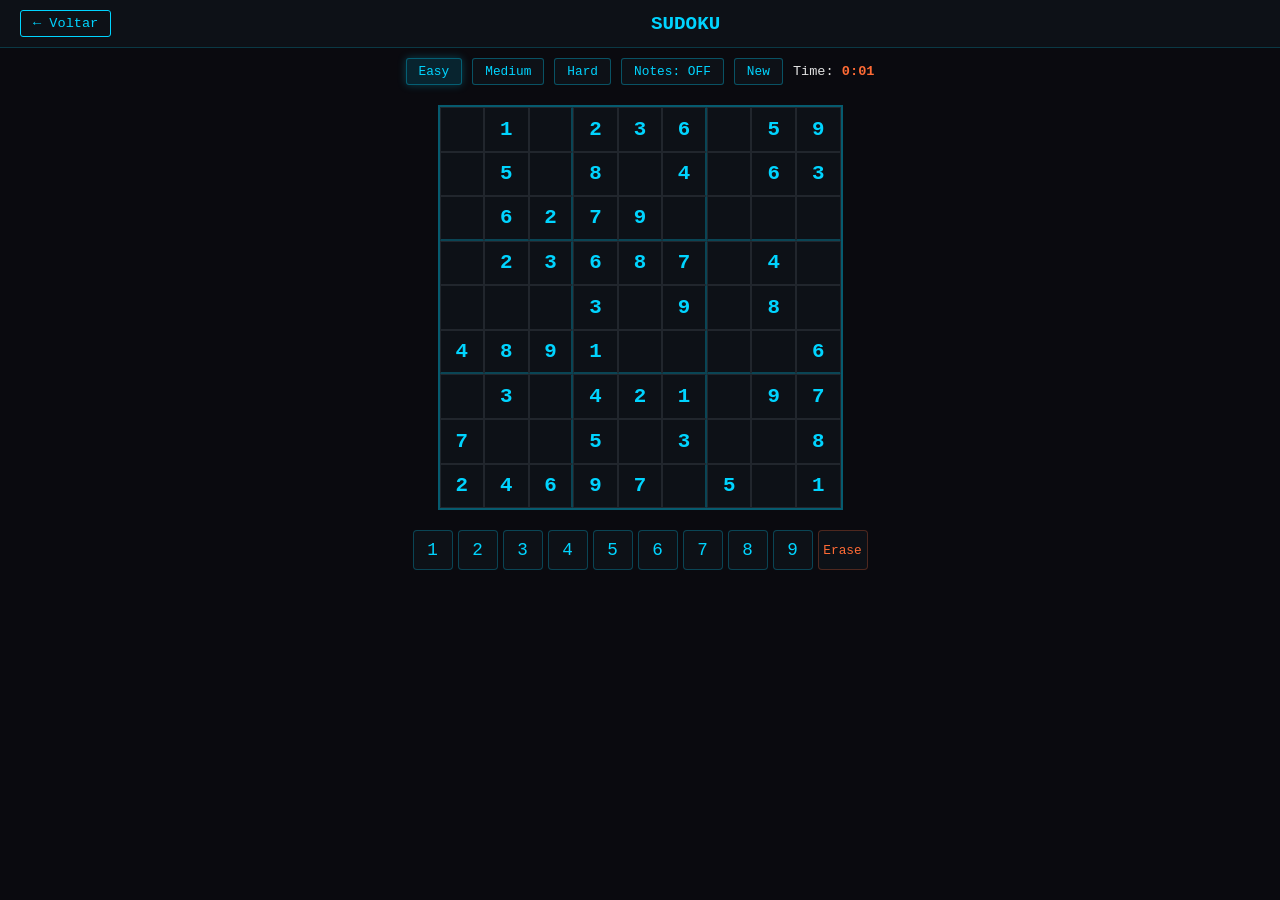
<file: data/games/sudoku.html>
<!DOCTYPE html>
<html lang="en">
<head>
<meta charset="UTF-8">
<meta name="viewport" content="width=device-width, initial-scale=1.0">
<title>Sudoku - Bunker AI</title>
<style>
* { margin: 0; padding: 0; box-sizing: border-box; }
body {
  background: #0a0a0f;
  color: #e0e0e0;
  font-family: 'Courier New', monospace;
  display: flex;
  flex-direction: column;
  align-items: center;
  min-height: 100vh;
}
.title-bar {
  width: 100%;
  display: flex;
  align-items: center;
  justify-content: space-between;
  padding: 10px 20px;
  background: #0d1117;
  border-bottom: 1px solid #00d4ff33;
}
.title-bar h1 { font-size: 1.2em; color: #00d4ff; }
.back-btn {
  background: none; border: 1px solid #00d4ff; color: #00d4ff;
  padding: 5px 12px; cursor: pointer; font-family: inherit;
  font-size: 0.85em; border-radius: 3px; transition: all 0.2s;
}
.back-btn:hover { background: #00d4ff22; box-shadow: 0 0 8px #00d4ff44; }
.toolbar {
  display: flex; gap: 10px; padding: 10px; flex-wrap: wrap; justify-content: center; align-items: center;
}
.diff-btn, .tool-btn {
  background: #0d1117; border: 1px solid #00d4ff55; color: #00d4ff;
  padding: 5px 12px; cursor: pointer; font-family: inherit;
  font-size: 0.8em; border-radius: 3px; transition: all 0.2s;
}
.diff-btn:hover, .diff-btn.active, .tool-btn:hover, .tool-btn.active {
  background: #00d4ff22; box-shadow: 0 0 8px #00d4ff44;
}
.stat-box { font-size: 0.85em; }
.stat-box .val { color: #ff6b35; font-weight: bold; }
.board {
  display: grid;
  grid-template-columns: repeat(9, 1fr);
  gap: 0;
  padding: 0;
  border: 2px solid #00d4ff66;
  width: min(90vw, 405px);
  margin: 10px;
}
.cell {
  width: 100%; aspect-ratio: 1;
  display: flex; align-items: center; justify-content: center;
  font-size: clamp(0.9em, 3vw, 1.3em);
  cursor: pointer;
  border: 1px solid #21262d;
  background: #0d1117;
  transition: background 0.1s;
  position: relative;
}
.cell:hover { background: #161b22; }
.cell.selected { background: #00d4ff22; box-shadow: inset 0 0 8px #00d4ff44; }
.cell.given { color: #00d4ff; font-weight: bold; }
.cell.user { color: #e0e0e0; }
.cell.conflict { color: #ff3d00; }
.cell.same-num { background: #00d4ff11; }
.cell.br-right { border-right: 2px solid #00d4ff44; }
.cell.br-bottom { border-bottom: 2px solid #00d4ff44; }
.notes {
  display: grid;
  grid-template-columns: repeat(3, 1fr);
  grid-template-rows: repeat(3, 1fr);
  width: 100%; height: 100%;
  position: absolute; top: 0; left: 0;
}
.notes span {
  font-size: clamp(0.35em, 1.2vw, 0.55em);
  color: #888;
  display: flex; align-items: center; justify-content: center;
}
.num-pad {
  display: flex; gap: 5px; padding: 10px; flex-wrap: wrap; justify-content: center;
}
.num-btn {
  width: 40px; height: 40px;
  background: #0d1117; border: 1px solid #00d4ff44; color: #00d4ff;
  font-family: inherit; font-size: 1.1em; border-radius: 4px;
  cursor: pointer; transition: all 0.2s;
  display: flex; align-items: center; justify-content: center;
}
.num-btn:hover { background: #00d4ff22; }
.num-btn.erase { color: #ff6b35; border-color: #ff6b3544; font-size: 0.8em; width: 50px; }
.overlay {
  position: fixed; top:0;left:0;right:0;bottom:0;
  background: #0a0a0fdd;
  display: flex; flex-direction: column; align-items: center; justify-content: center;
  z-index: 10;
}
.overlay.hidden { display: none; }
.overlay h2 { color: #00d4ff; font-size: 2em; margin-bottom: 10px; }
.overlay p { margin: 5px; }
.overlay .val { color: #ff6b35; font-weight: bold; }
.btn {
  background: #0d1117; border: 1px solid #00d4ff; color: #00d4ff;
  padding: 10px 30px; margin-top: 15px; cursor: pointer;
  font-family: inherit; font-size: 1em; border-radius: 4px; transition: all 0.2s;
}
.btn:hover { background: #00d4ff22; box-shadow: 0 0 12px #00d4ff44; }
</style>
</head>
<body>
<div class="title-bar">
  <button class="back-btn" onclick="window.parent.postMessage('close-game','*');history.back();">&larr; Voltar</button>
  <h1>SUDOKU</h1>
  <div></div>
</div>
<div class="toolbar">
  <button class="diff-btn active" id="dEasy" onclick="setDiff(0)">Easy</button>
  <button class="diff-btn" id="dMed" onclick="setDiff(1)">Medium</button>
  <button class="diff-btn" id="dHard" onclick="setDiff(2)">Hard</button>
  <button class="tool-btn" id="noteBtn" onclick="toggleNotes()">Notes: OFF</button>
  <button class="tool-btn" onclick="newGame()">New</button>
  <div class="stat-box">Time: <span class="val" id="timer">0:00</span></div>
</div>
<div class="board" id="board"></div>
<div class="num-pad">
  <button class="num-btn" onclick="enterNum(1)">1</button>
  <button class="num-btn" onclick="enterNum(2)">2</button>
  <button class="num-btn" onclick="enterNum(3)">3</button>
  <button class="num-btn" onclick="enterNum(4)">4</button>
  <button class="num-btn" onclick="enterNum(5)">5</button>
  <button class="num-btn" onclick="enterNum(6)">6</button>
  <button class="num-btn" onclick="enterNum(7)">7</button>
  <button class="num-btn" onclick="enterNum(8)">8</button>
  <button class="num-btn" onclick="enterNum(9)">9</button>
  <button class="num-btn erase" onclick="enterNum(0)">Erase</button>
</div>

<div class="overlay hidden" id="winOverlay">
  <h2>PUZZLE SOLVED!</h2>
  <p>Time: <span class="val" id="winTime">0:00</span></p>
  <button class="btn" onclick="newGame()">New Puzzle</button>
</div>

<script>
let solution, puzzle, userGrid, notes, selected, noteMode, diff, seconds, timerInt, gameActive;
const REMOVE = [35, 45, 54]; // cells to remove per difficulty

function setDiff(d) {
  diff = d;
  document.querySelectorAll('.diff-btn').forEach((b,i)=>b.classList.toggle('active',i===d));
  newGame();
}

function generateSolution() {
  const g = Array.from({length:9},()=>Array(9).fill(0));
  function canPlace(r,c,n) {
    for(let i=0;i<9;i++) { if(g[r][i]===n||g[i][c]===n) return false; }
    const br=Math.floor(r/3)*3, bc=Math.floor(c/3)*3;
    for(let dr=0;dr<3;dr++) for(let dc=0;dc<3;dc++) if(g[br+dr][bc+dc]===n) return false;
    return true;
  }
  function fill(pos) {
    if(pos===81) return true;
    const r=Math.floor(pos/9), c=pos%9;
    const nums=[1,2,3,4,5,6,7,8,9];
    for(let i=nums.length-1;i>0;i--) { const j=Math.floor(Math.random()*(i+1)); [nums[i],nums[j]]=[nums[j],nums[i]]; }
    for(const n of nums) {
      if(canPlace(r,c,n)) { g[r][c]=n; if(fill(pos+1)) return true; g[r][c]=0; }
    }
    return false;
  }
  fill(0);
  return g;
}

function hasUniqueSolution(puz) {
  const g = puz.map(r=>[...r]);
  let count = 0;
  function solve(pos) {
    if(count>1) return;
    if(pos===81) { count++; return; }
    const r=Math.floor(pos/9), c=pos%9;
    if(g[r][c]!==0) { solve(pos+1); return; }
    for(let n=1;n<=9;n++) {
      let ok=true;
      for(let i=0;i<9;i++) { if(g[r][i]===n||g[i][c]===n) {ok=false;break;} }
      if(ok) {
        const br=Math.floor(r/3)*3, bc=Math.floor(c/3)*3;
        for(let dr=0;dr<3&&ok;dr++) for(let dc=0;dc<3&&ok;dc++) if(g[br+dr][bc+dc]===n) ok=false;
      }
      if(ok) { g[r][c]=n; solve(pos+1); g[r][c]=0; }
    }
  }
  solve(0);
  return count===1;
}

function generatePuzzle() {
  solution = generateSolution();
  const puz = solution.map(r=>[...r]);
  const cells = [];
  for(let r=0;r<9;r++) for(let c=0;c<9;c++) cells.push({r,c});
  // shuffle
  for(let i=cells.length-1;i>0;i--) { const j=Math.floor(Math.random()*(i+1)); [cells[i],cells[j]]=[cells[j],cells[i]]; }
  let removed = 0;
  const target = REMOVE[diff];
  for(const {r,c} of cells) {
    if(removed>=target) break;
    const backup = puz[r][c];
    puz[r][c]=0;
    if(hasUniqueSolution(puz)) { removed++; }
    else { puz[r][c]=backup; }
  }
  return puz;
}

function newGame() {
  document.getElementById('winOverlay').classList.add('hidden');
  noteMode=false; document.getElementById('noteBtn').textContent='Notes: OFF';
  selected=null; seconds=0; gameActive=true;
  clearInterval(timerInt);
  timerInt=setInterval(()=>{
    if(!gameActive) return;
    seconds++;
    const m=Math.floor(seconds/60), s=seconds%60;
    document.getElementById('timer').textContent=m+':'+(s<10?'0':'')+s;
  },1000);
  puzzle = generatePuzzle();
  userGrid = puzzle.map(r=>[...r]);
  notes = Array.from({length:9},()=>Array.from({length:9},()=>new Set()));
  render();
}

function toggleNotes() {
  noteMode=!noteMode;
  document.getElementById('noteBtn').textContent='Notes: '+(noteMode?'ON':'OFF');
  document.getElementById('noteBtn').classList.toggle('active',noteMode);
}

function getConflicts() {
  const conflicts = new Set();
  for(let r=0;r<9;r++) for(let c=0;c<9;c++) {
    const v=userGrid[r][c];
    if(v===0) continue;
    // row
    for(let i=0;i<9;i++) if(i!==c&&userGrid[r][i]===v) { conflicts.add(r*9+c); conflicts.add(r*9+i); }
    // col
    for(let i=0;i<9;i++) if(i!==r&&userGrid[i][c]===v) { conflicts.add(r*9+c); conflicts.add(i*9+c); }
    // box
    const br=Math.floor(r/3)*3, bc=Math.floor(c/3)*3;
    for(let dr=0;dr<3;dr++) for(let dc=0;dc<3;dc++) {
      const nr=br+dr,nc=bc+dc;
      if(nr!==r||nc!==c) if(userGrid[nr][nc]===v) { conflicts.add(r*9+c); conflicts.add(nr*9+nc); }
    }
  }
  return conflicts;
}

function enterNum(n) {
  if(!selected||!gameActive) return;
  const {r,c}=selected;
  if(puzzle[r][c]!==0) return;
  if(noteMode && n>0) {
    if(notes[r][c].has(n)) notes[r][c].delete(n); else notes[r][c].add(n);
    userGrid[r][c]=0;
  } else {
    userGrid[r][c]=n;
    notes[r][c].clear();
  }
  render();
  checkWin();
}

function checkWin() {
  for(let r=0;r<9;r++) for(let c=0;c<9;c++) if(userGrid[r][c]!==solution[r][c]) return;
  gameActive=false;
  clearInterval(timerInt);
  const m=Math.floor(seconds/60), s=seconds%60;
  document.getElementById('winTime').textContent=m+':'+(s<10?'0':'')+s;
  document.getElementById('winOverlay').classList.remove('hidden');
}

function render() {
  const b=document.getElementById('board');
  b.innerHTML='';
  const conflicts=getConflicts();
  const selVal = selected ? userGrid[selected.r][selected.c] : 0;
  for(let r=0;r<9;r++) for(let c=0;c<9;c++) {
    const cell=document.createElement('div');
    cell.className='cell';
    if(c%3===2&&c<8) cell.classList.add('br-right');
    if(r%3===2&&r<8) cell.classList.add('br-bottom');
    const v=userGrid[r][c];
    const isGiven=puzzle[r][c]!==0;
    if(isGiven) cell.classList.add('given');
    else cell.classList.add('user');
    if(selected&&selected.r===r&&selected.c===c) cell.classList.add('selected');
    if(v>0&&v===selVal) cell.classList.add('same-num');
    if(conflicts.has(r*9+c)&&!isGiven) cell.classList.add('conflict');
    if(v>0) {
      cell.textContent=v;
    } else if(notes[r][c].size>0) {
      const nd=document.createElement('div');
      nd.className='notes';
      for(let n=1;n<=9;n++) {
        const sp=document.createElement('span');
        if(notes[r][c].has(n)) sp.textContent=n;
        nd.appendChild(sp);
      }
      cell.appendChild(nd);
    }
    const rr=r,cc=c;
    cell.addEventListener('click',()=>{selected={r:rr,c:cc};render();});
    b.appendChild(cell);
  }
}

document.addEventListener('keydown', e=>{
  if(e.key>='1'&&e.key<='9') { enterNum(parseInt(e.key)); e.preventDefault(); }
  if(e.key==='Backspace'||e.key==='Delete'||e.key==='0') { enterNum(0); e.preventDefault(); }
  if(e.key==='n'||e.key==='N') { toggleNotes(); }
  if(selected) {
    if(e.key==='ArrowUp'&&selected.r>0) { selected.r--; render(); e.preventDefault(); }
    if(e.key==='ArrowDown'&&selected.r<8) { selected.r++; render(); e.preventDefault(); }
    if(e.key==='ArrowLeft'&&selected.c>0) { selected.c--; render(); e.preventDefault(); }
    if(e.key==='ArrowRight'&&selected.c<8) { selected.c++; render(); e.preventDefault(); }
  }
});

diff=0; newGame();
</script>
</body>
</html>
</file>
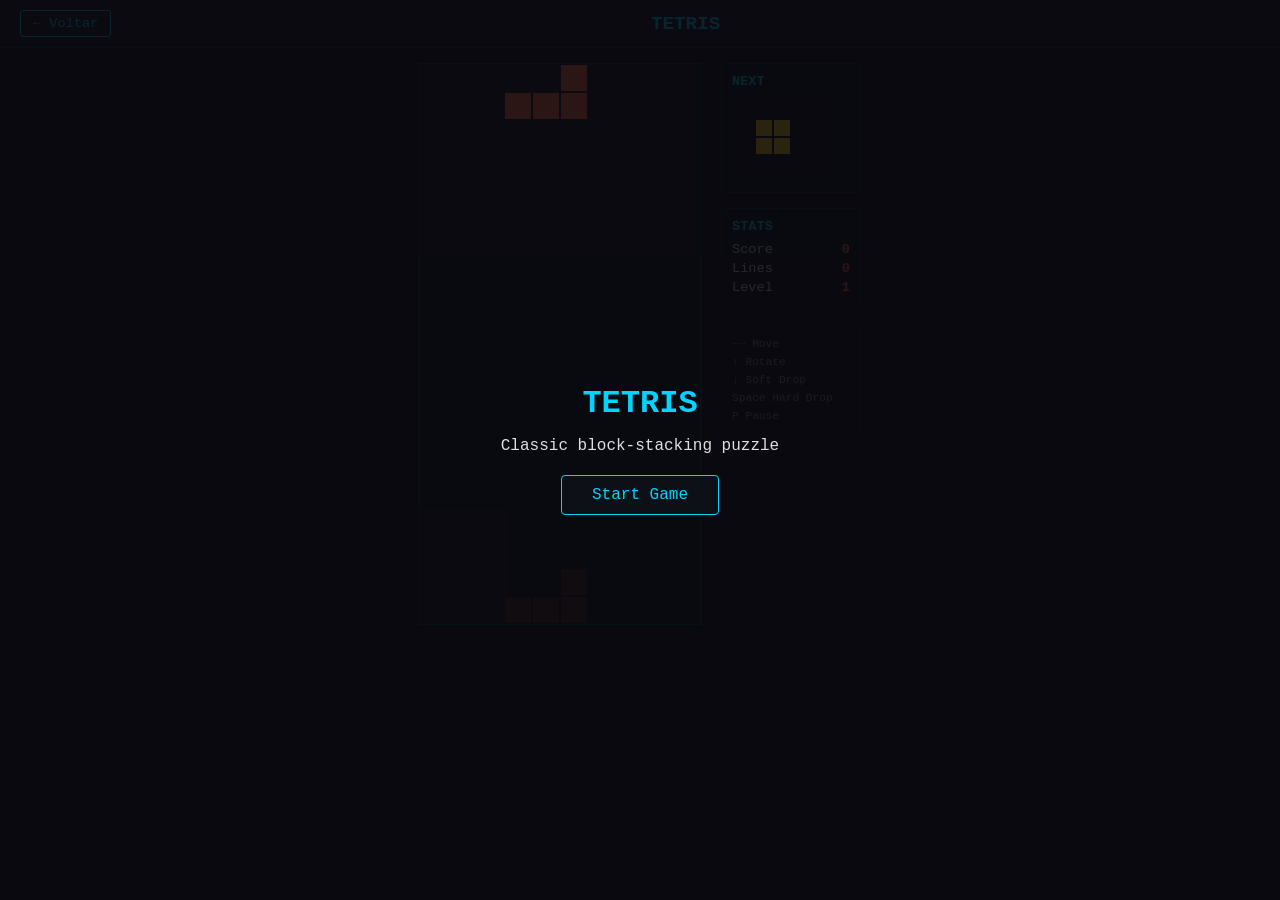
<file: data/games/tetris.html>
<!DOCTYPE html>
<html lang="en">
<head>
<meta charset="UTF-8">
<meta name="viewport" content="width=device-width, initial-scale=1.0">
<title>Tetris - Bunker AI</title>
<style>
* { margin: 0; padding: 0; box-sizing: border-box; }
body {
  background: #0a0a0f;
  color: #e0e0e0;
  font-family: 'Courier New', monospace;
  display: flex;
  flex-direction: column;
  align-items: center;
  min-height: 100vh;
  overflow-x: hidden;
}
.title-bar {
  width: 100%;
  display: flex;
  align-items: center;
  justify-content: space-between;
  padding: 10px 20px;
  background: #0d1117;
  border-bottom: 1px solid #00d4ff33;
}
.title-bar h1 { font-size: 1.2em; color: #00d4ff; }
.back-btn {
  background: none; border: 1px solid #00d4ff; color: #00d4ff;
  padding: 5px 12px; cursor: pointer; font-family: inherit; font-size: 0.85em;
  border-radius: 3px; transition: all 0.2s;
}
.back-btn:hover { background: #00d4ff22; box-shadow: 0 0 8px #00d4ff44; }
.game-container {
  display: flex;
  gap: 20px;
  padding: 15px;
  align-items: flex-start;
  flex-wrap: wrap;
  justify-content: center;
}
canvas { border: 1px solid #00d4ff44; background: #0d1117; }
.side-panel {
  display: flex;
  flex-direction: column;
  gap: 15px;
  min-width: 140px;
}
.panel-box {
  background: #0d111788;
  border: 1px solid #00d4ff22;
  padding: 10px;
  border-radius: 4px;
}
.panel-box h3 { color: #00d4ff; font-size: 0.85em; margin-bottom: 8px; }
.stat { display: flex; justify-content: space-between; margin: 4px 0; font-size: 0.85em; }
.stat .val { color: #ff6b35; font-weight: bold; }
#nextCanvas { width: 100px; height: 80px; border: none; background: transparent; }
.controls-info { font-size: 0.7em; color: #888; line-height: 1.6; }
.overlay {
  position: fixed; top:0;left:0;right:0;bottom:0;
  background: #0a0a0fdd;
  display: flex; flex-direction: column; align-items: center; justify-content: center;
  z-index: 10;
}
.overlay.hidden { display: none; }
.overlay h2 { color: #00d4ff; font-size: 2em; margin-bottom: 10px; }
.overlay p { margin: 5px 0; }
.overlay .val { color: #ff6b35; font-weight: bold; }
.btn {
  background: #0d1117; border: 1px solid #00d4ff; color: #00d4ff;
  padding: 10px 30px; margin-top: 15px; cursor: pointer;
  font-family: inherit; font-size: 1em; border-radius: 4px; transition: all 0.2s;
}
.btn:hover { background: #00d4ff22; box-shadow: 0 0 12px #00d4ff44; }
.mobile-controls {
  display: none;
  gap: 8px;
  padding: 10px;
  flex-wrap: wrap;
  justify-content: center;
}
.m-btn {
  width: 55px; height: 55px;
  background: #0d1117; border: 1px solid #00d4ff55; color: #00d4ff;
  font-size: 0.75em; border-radius: 6px; cursor: pointer;
  display: flex; align-items: center; justify-content: center;
  flex-direction: column; gap: 2px;
}
.m-btn:active { background: #00d4ff33; }
@media (max-width: 600px) {
  .mobile-controls { display: flex; }
  .side-panel { flex-direction: row; flex-wrap: wrap; justify-content: center; }
}
</style>
</head>
<body>
<div class="title-bar">
  <button class="back-btn" onclick="window.parent.postMessage('close-game','*');history.back();">&larr; Voltar</button>
  <h1>TETRIS</h1>
  <div></div>
</div>
<div class="game-container">
  <canvas id="board"></canvas>
  <div class="side-panel">
    <div class="panel-box">
      <h3>NEXT</h3>
      <canvas id="nextCanvas"></canvas>
    </div>
    <div class="panel-box">
      <h3>STATS</h3>
      <div class="stat">Score <span class="val" id="score">0</span></div>
      <div class="stat">Lines <span class="val" id="lines">0</span></div>
      <div class="stat">Level <span class="val" id="level">1</span></div>
    </div>
    <div class="panel-box controls-info">
      &larr;&rarr; Move<br>
      &uarr; Rotate<br>
      &darr; Soft Drop<br>
      Space Hard Drop<br>
      P Pause
    </div>
  </div>
</div>
<div class="mobile-controls">
  <button class="m-btn" ontouchstart="moveLeft()">&larr;</button>
  <button class="m-btn" ontouchstart="rotate()">&#8635;</button>
  <button class="m-btn" ontouchstart="moveRight()">&rarr;</button>
  <button class="m-btn" ontouchstart="softDrop()">&darr;</button>
  <button class="m-btn" ontouchstart="hardDrop()">Drop</button>
</div>

<div class="overlay" id="startOverlay">
  <h2>TETRIS</h2>
  <p>Classic block-stacking puzzle</p>
  <button class="btn" onclick="startGame()">Start Game</button>
</div>

<div class="overlay hidden" id="gameOverOverlay">
  <h2>GAME OVER</h2>
  <p>Score: <span class="val" id="finalScore">0</span></p>
  <p>Lines: <span class="val" id="finalLines">0</span></p>
  <p>Level: <span class="val" id="finalLevel">1</span></p>
  <button class="btn" onclick="startGame()">Play Again</button>
</div>

<script>
const COLS=10, ROWS=20, CELL=28;
const board = document.getElementById('board');
const bctx = board.getContext('2d');
board.width = COLS*CELL; board.height = ROWS*CELL;
const ncanvas = document.getElementById('nextCanvas');
const nctx = ncanvas.getContext('2d');
ncanvas.width = 100; ncanvas.height = 80;

const PIECES = {
  I: { shape: [[0,0],[1,0],[2,0],[3,0]], color: '#00d4ff' },
  O: { shape: [[0,0],[1,0],[0,1],[1,1]], color: '#ffcb00' },
  T: { shape: [[0,0],[1,0],[2,0],[1,1]], color: '#a855f7' },
  S: { shape: [[1,0],[2,0],[0,1],[1,1]], color: '#00c853' },
  Z: { shape: [[0,0],[1,0],[1,1],[2,1]], color: '#ff3d00' },
  J: { shape: [[0,0],[0,1],[1,1],[2,1]], color: '#2979ff' },
  L: { shape: [[2,0],[0,1],[1,1],[2,1]], color: '#ff6b35' }
};
const NAMES = Object.keys(PIECES);

let grid, current, next, pos, score, lines, level, timer, paused, running, dropTime, bag;

function newBag() {
  let a = [...NAMES];
  for(let i=a.length-1;i>0;i--) { const j=Math.floor(Math.random()*(i+1)); [a[i],a[j]]=[a[j],a[i]]; }
  return a;
}

function init() {
  grid = Array.from({length:ROWS}, ()=>Array(COLS).fill(null));
  score=0; lines=0; level=1; paused=false; running=true;
  bag = newBag();
  next = bag.pop();
  spawnPiece();
  updateUI();
}

function spawnPiece() {
  current = next;
  if(bag.length===0) bag = newBag();
  next = bag.pop();
  const p = PIECES[current];
  pos = { blocks: p.shape.map(b=>({x:b[0]+3, y:b[1]})), color: p.color };
  if(pos.blocks.some(b=>grid[b.y]&&grid[b.y][b.x])) { gameOver(); }
}

function valid(blocks) {
  return blocks.every(b=>b.x>=0&&b.x<COLS&&b.y<ROWS&&(b.y<0||!grid[b.y][b.x]));
}

function rotate() {
  if(current==='O'||!running||paused) return;
  // find center (roughly block index 1)
  const cx = pos.blocks[1].x, cy = pos.blocks[1].y;
  const rotated = pos.blocks.map(b=>({x: cx-(b.y-cy), y: cy+(b.x-cx)}));
  // wall kicks
  for(const dx of [0,-1,1,-2,2]) {
    const kicked = rotated.map(b=>({x:b.x+dx,y:b.y}));
    if(valid(kicked)) { pos.blocks = kicked; return; }
  }
}

function moveLeft() { if(!running||paused) return; const m=pos.blocks.map(b=>({x:b.x-1,y:b.y})); if(valid(m)) pos.blocks=m; }
function moveRight() { if(!running||paused) return; const m=pos.blocks.map(b=>({x:b.x+1,y:b.y})); if(valid(m)) pos.blocks=m; }
function softDrop() { if(!running||paused) return; drop(); }
function hardDrop() {
  if(!running||paused) return;
  while(running) {
    const m=pos.blocks.map(b=>({x:b.x,y:b.y+1}));
    if(!valid(m)) break;
    pos.blocks=m; score+=2;
  }
  lock();
}

function drop() {
  const m=pos.blocks.map(b=>({x:b.x,y:b.y+1}));
  if(valid(m)) { pos.blocks=m; } else { lock(); }
}

function lock() {
  pos.blocks.forEach(b=>{ if(b.y>=0) grid[b.y][b.x]=pos.color; });
  clearLines();
  spawnPiece();
}

function clearLines() {
  let cleared = 0;
  for(let y=ROWS-1;y>=0;y--) {
    if(grid[y].every(c=>c)) {
      grid.splice(y,1);
      grid.unshift(Array(COLS).fill(null));
      cleared++; y++;
    }
  }
  if(cleared) {
    const pts = [0,100,300,500,800];
    score += (pts[cleared]||0) * level;
    lines += cleared;
    level = Math.floor(lines/10)+1;
  }
  updateUI();
}

function getGhost() {
  let ghost = pos.blocks.map(b=>({...b}));
  while(true) {
    const m=ghost.map(b=>({x:b.x,y:b.y+1}));
    if(!valid(m)) break;
    ghost=m;
  }
  return ghost;
}

function draw() {
  bctx.fillStyle='#0d1117';
  bctx.fillRect(0,0,board.width,board.height);
  // grid lines
  bctx.strokeStyle='#ffffff06';
  bctx.lineWidth=0.5;
  for(let x=0;x<=COLS;x++){bctx.beginPath();bctx.moveTo(x*CELL,0);bctx.lineTo(x*CELL,ROWS*CELL);bctx.stroke();}
  for(let y=0;y<=ROWS;y++){bctx.beginPath();bctx.moveTo(0,y*CELL);bctx.lineTo(COLS*CELL,y*CELL);bctx.stroke();}
  // placed blocks
  for(let y=0;y<ROWS;y++) for(let x=0;x<COLS;x++) {
    if(grid[y][x]) { drawBlock(bctx,x,y,grid[y][x],CELL); }
  }
  // ghost
  const ghost = getGhost();
  ghost.forEach(b=>{ if(b.y>=0) { bctx.fillStyle=pos.color+'33'; bctx.fillRect(b.x*CELL+1,b.y*CELL+1,CELL-2,CELL-2); }});
  // current piece
  pos.blocks.forEach(b=>{ if(b.y>=0) drawBlock(bctx,b.x,b.y,pos.color,CELL); });
  // next piece preview
  nctx.fillStyle='#0a0a0f';
  nctx.fillRect(0,0,100,80);
  const np = PIECES[next];
  const nc = 18;
  const ox = (100 - (current==='I'?4:current==='O'?2:3)*nc)/2;
  const oy = (80 - 2*nc)/2;
  np.shape.forEach(b=>drawBlock(nctx, b[0], b[1], np.color, nc, ox, oy));
}

function drawBlock(ctx,x,y,color,size,ox=0,oy=0) {
  ctx.fillStyle = color;
  ctx.fillRect(ox+x*size+1, oy+y*size+1, size-2, size-2);
  ctx.fillStyle = color+'44';
  ctx.fillRect(ox+x*size+1, oy+y*size+1, size-2, 3);
}

function updateUI() {
  document.getElementById('score').textContent=score;
  document.getElementById('lines').textContent=lines;
  document.getElementById('level').textContent=level;
}

function gameOver() {
  running=false;
  clearInterval(timer);
  document.getElementById('finalScore').textContent=score;
  document.getElementById('finalLines').textContent=lines;
  document.getElementById('finalLevel').textContent=level;
  document.getElementById('gameOverOverlay').classList.remove('hidden');
}

function gameLoop() {
  if(!paused&&running) { drop(); draw(); }
}

function startGame() {
  document.getElementById('startOverlay').classList.add('hidden');
  document.getElementById('gameOverOverlay').classList.add('hidden');
  init();
  clearInterval(timer);
  timer = setInterval(()=>{ gameLoop(); }, Math.max(100, 800-((level-1)*70)));
  // re-set interval on level change
  function tick() {
    if(!running) return;
    if(!paused) { drop(); draw(); }
    clearTimeout(timer);
    timer = setTimeout(tick, Math.max(80, 800-((level-1)*70)));
  }
  clearInterval(timer);
  tick();
}

document.addEventListener('keydown', e => {
  if(!running) return;
  switch(e.key) {
    case 'ArrowLeft': case 'a': moveLeft(); draw(); e.preventDefault(); break;
    case 'ArrowRight': case 'd': moveRight(); draw(); e.preventDefault(); break;
    case 'ArrowUp': case 'w': rotate(); draw(); e.preventDefault(); break;
    case 'ArrowDown': case 's': softDrop(); draw(); e.preventDefault(); break;
    case ' ': hardDrop(); draw(); e.preventDefault(); break;
    case 'p': case 'P': paused=!paused; break;
  }
});

// initial draw
init(); draw();
</script>
</body>
</html>
</file>
<file: docs/style.css>
/* BunkerAI landing — cyberpunk dark, offline-safe, system fonts only */

:root {
  --bg: #050607;
  --bg-2: #0b0e10;
  --fg: #d7e3df;
  --fg-dim: #8a9a95;
  --accent: #00ff9c;
  --accent-2: #00d9ff;
  --line: #1a2224;
  --mono: ui-monospace, SFMono-Regular, "SF Mono", Menlo, Consolas, "Liberation Mono", monospace;
  --serif: ui-serif, "Iowan Old Style", "Apple Garamond", Georgia, "Times New Roman", serif;
}

* { box-sizing: border-box; }

html, body {
  margin: 0;
  padding: 0;
  background: var(--bg);
  color: var(--fg);
  font-family: var(--mono);
  font-size: 15px;
  line-height: 1.55;
  -webkit-font-smoothing: antialiased;
  -moz-osx-font-smoothing: grayscale;
}

body {
  background:
    radial-gradient(1200px 600px at 10% -10%, rgba(0, 255, 156, 0.08), transparent 60%),
    radial-gradient(900px 500px at 110% 10%, rgba(0, 217, 255, 0.05), transparent 60%),
    var(--bg);
  min-height: 100vh;
}

.wrap {
  max-width: 1040px;
  margin: 0 auto;
  padding: 0 28px;
}

a { color: var(--accent); text-decoration: none; }
a:hover { text-decoration: underline; }

code {
  font-family: var(--mono);
  background: var(--bg-2);
  border: 1px solid var(--line);
  padding: 1px 6px;
  border-radius: 3px;
  font-size: 0.92em;
}

/* ── HERO ─────────────────────── */
.hero {
  padding: 110px 0 90px;
  border-bottom: 1px solid var(--line);
  position: relative;
  overflow: hidden;
}

.hero::before {
  content: "";
  position: absolute;
  inset: 0;
  background-image:
    linear-gradient(var(--line) 1px, transparent 1px),
    linear-gradient(90deg, var(--line) 1px, transparent 1px);
  background-size: 48px 48px;
  opacity: 0.25;
  mask-image: radial-gradient(ellipse at 50% 40%, #000 40%, transparent 75%);
  -webkit-mask-image: radial-gradient(ellipse at 50% 40%, #000 40%, transparent 75%);
  pointer-events: none;
}

.hero .wrap { position: relative; }

.tag {
  color: var(--accent);
  font-size: 12px;
  letter-spacing: 0.08em;
  text-transform: uppercase;
  margin-bottom: 28px;
  opacity: 0.85;
}

.hero h1 {
  font-family: var(--mono);
  font-size: clamp(36px, 6.5vw, 72px);
  line-height: 1.02;
  letter-spacing: -0.02em;
  margin: 0 0 18px;
  font-weight: 900;
  color: #fff;
  text-shadow: 0 0 40px rgba(0, 255, 156, 0.15);
}

.hero .sub {
  font-family: var(--serif);
  font-style: italic;
  font-size: clamp(18px, 2.2vw, 24px);
  color: var(--accent-2);
  margin: 0 0 28px;
}

.hero .lede {
  font-family: var(--mono);
  color: var(--fg-dim);
  max-width: 60ch;
  margin: 0 0 36px;
  font-size: 15px;
}

.cta {
  display: flex;
  gap: 12px;
  flex-wrap: wrap;
  margin-bottom: 40px;
}

.btn {
  display: inline-block;
  padding: 12px 22px;
  border: 1px solid var(--line);
  border-radius: 3px;
  font-family: var(--mono);
  font-size: 14px;
  letter-spacing: 0.02em;
  transition: all 0.15s ease;
}

.btn.primary {
  background: var(--accent);
  color: #000;
  border-color: var(--accent);
  font-weight: 600;
}
.btn.primary:hover {
  background: #fff;
  border-color: #fff;
  text-decoration: none;
  box-shadow: 0 0 20px rgba(0, 255, 156, 0.35);
}

.btn.ghost {
  color: var(--fg);
  background: transparent;
}
.btn.ghost:hover {
  border-color: var(--accent);
  color: var(--accent);
  text-decoration: none;
}

.mini {
  display: flex;
  gap: 20px;
  flex-wrap: wrap;
  font-size: 12px;
  color: var(--fg-dim);
  letter-spacing: 0.04em;
}
.mini span { white-space: nowrap; }

/* ── SECTIONS ─────────────────── */
section {
  padding: 90px 0;
  border-bottom: 1px solid var(--line);
}

section h2 {
  font-family: var(--mono);
  font-size: 13px;
  letter-spacing: 0.12em;
  text-transform: uppercase;
  color: var(--accent);
  font-weight: 600;
  margin: 0 0 40px;
}

/* ── FEATURES GRID ────────────── */
.grid {
  display: grid;
  grid-template-columns: repeat(auto-fit, minmax(260px, 1fr));
  gap: 16px;
}

.card {
  background: var(--bg-2);
  border: 1px solid var(--line);
  padding: 24px 22px;
  border-radius: 4px;
  transition: border-color 0.15s ease, transform 0.15s ease;
}
.card:hover {
  border-color: var(--accent);
  transform: translateY(-2px);
}

.card .icon {
  color: var(--accent);
  font-size: 22px;
  margin-bottom: 10px;
  font-family: var(--mono);
}

.card h3 {
  font-family: var(--mono);
  font-size: 16px;
  margin: 0 0 8px;
  color: #fff;
  font-weight: 700;
}

.card p {
  margin: 0;
  color: var(--fg-dim);
  font-size: 14px;
  line-height: 1.55;
}

/* ── STACK PILLS ──────────────── */
.stack-grid {
  display: flex;
  gap: 10px;
  flex-wrap: wrap;
  margin-bottom: 24px;
}

.pill {
  padding: 8px 14px;
  border: 1px solid var(--line);
  border-radius: 3px;
  background: var(--bg-2);
  font-size: 13px;
  color: var(--fg);
}

.note {
  color: var(--fg-dim);
  font-size: 14px;
  max-width: 60ch;
}

/* ── START ────────────────────── */
.start pre {
  background: var(--bg-2);
  border: 1px solid var(--line);
  border-left: 3px solid var(--accent);
  padding: 20px 22px;
  overflow-x: auto;
  margin: 0 0 24px;
  border-radius: 3px;
}
.start pre code {
  background: transparent;
  border: none;
  padding: 0;
  font-size: 14px;
  color: var(--fg);
}

/* ── FOOTER ───────────────────── */
footer {
  padding: 60px 0 80px;
  border-bottom: none;
}
footer p {
  margin: 0 0 6px;
  color: var(--fg);
  font-size: 13px;
}
.dim { color: var(--fg-dim); }
.quote {
  margin-top: 28px !important;
  font-family: var(--serif);
  font-style: italic;
  color: var(--accent);
  letter-spacing: 0.1em;
}

/* ── MOBILE ───────────────────── */
@media (max-width: 640px) {
  .wrap { padding: 0 20px; }
  .hero { padding: 80px 0 60px; }
  section { padding: 60px 0; }
  .cta { flex-direction: column; align-items: flex-start; }
  .btn { width: 100%; text-align: center; }
}
</file>
